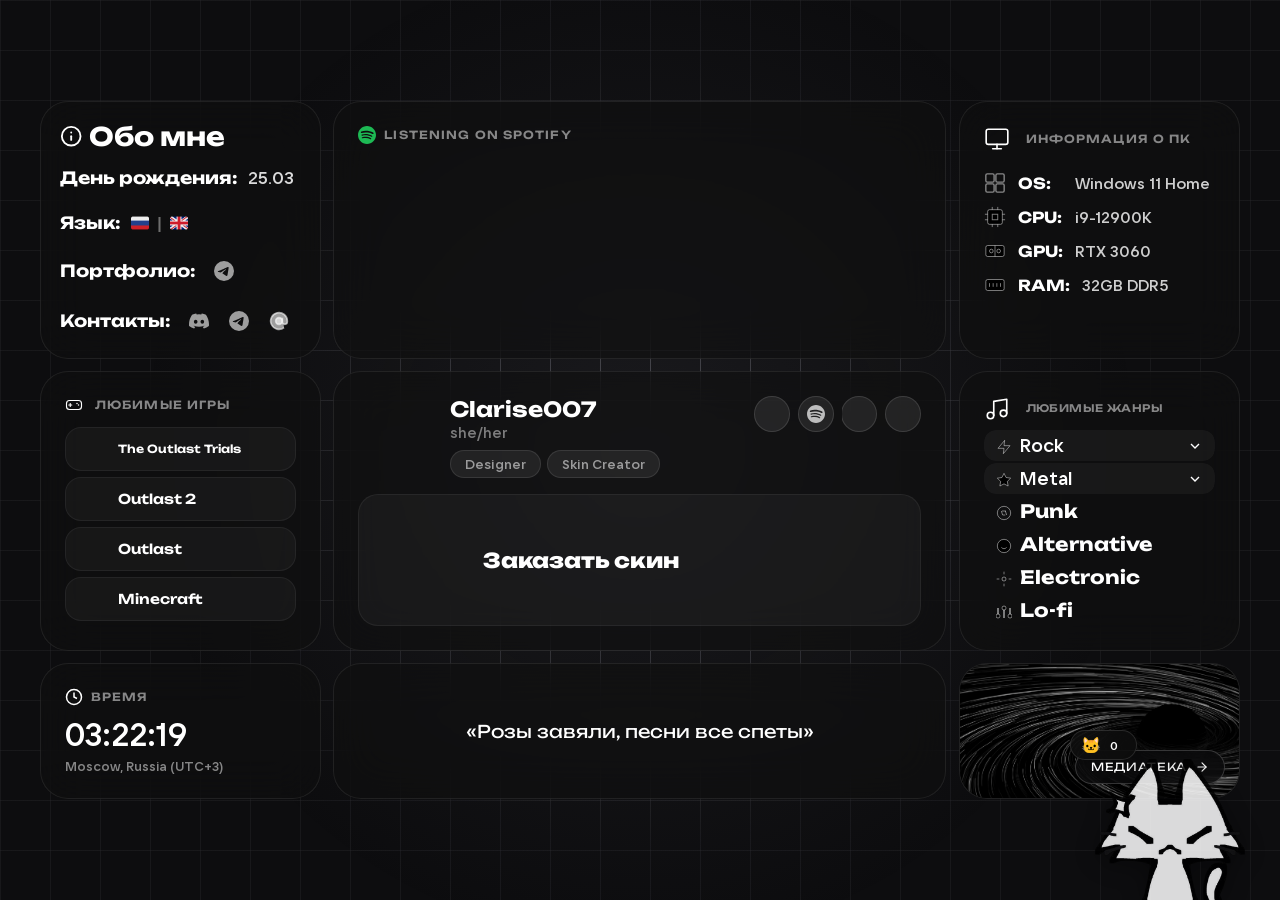
<file: index.html>
<!DOCTYPE html>
<html lang="ru">
<head>
<meta charset="UTF-8" />
<link rel="icon" type="image/png" href="./Clarise007.png" />
<meta name="viewport" content="width=device-width, initial-scale=1.0" />
<title>Clarise007</title>
<meta name="description" content="Personal portfolio of Clarise007 - Designer & Skin Creator." />
<style>
@font-face {
font-family: 'Unbounded';
src: url('./Unbounded-VariableFont_wght.ttf') format('truetype');
font-weight: 200 900;
font-display: swap;
}
@font-face {
font-family: 'VkSans';
src: url('./VKSansDisplayDemiBoldFaux.v100.ttf') format('truetype');
font-weight: 400;
font-display: swap;
}
</style>
<link rel="stylesheet" href="./assets/index-xhlOusTB.css?v=local">
<style>
/* === FONTS === */
body, p, span, div, a, li, td, input, textarea, select, button, h1, h2, h3, h4, h5, h6 {
font-family: 'VkSans', sans-serif !important;
}
.label, .game-title, .about-heading {
font-family: 'Unbounded', sans-serif !important;
}
.local-time-label {
font-family: 'Unbounded', sans-serif !important;
font-size: 1.5rem !important;
font-weight: 700 !important;
color: #fff !important;
letter-spacing: 0.02em !important;
}
/* === ENTRANCE ANIMATION === */
@keyframes fadeInUp {
from {
opacity: 0;
transform: translateY(24px) scale(0.97);
}
to {
opacity: 1;
transform: translateY(0) scale(1);
}
}
.bento-item {
animation: fadeInUp 0.7s cubic-bezier(0.23, 1, 0.32, 1) both;
}
.bento-item:nth-child(1) { animation-delay: 0s; }
.bento-item:nth-child(2) { animation-delay: 0.08s; }
.bento-item:nth-child(3) { animation-delay: 0.16s; }
.bento-item:nth-child(4) { animation-delay: 0.24s; }
.bento-item:nth-child(5) { animation-delay: 0.32s; }
.bento-item:nth-child(6) { animation-delay: 0.4s; }
.bento-item:nth-child(7) { animation-delay: 0.48s; }
.bento-item:nth-child(8) { animation-delay: 0.56s; }
/* === BACKGROUND === */
body {
background-color: #0d0d0f !important;
margin: 0;
padding: 2rem;
padding-bottom: 0;
display: flex;
justify-content: center;
overflow-x: hidden;
}
.mesh-gradient { display: none !important; }
.noise { display: none !important; }
.grid-background {
background-image:
linear-gradient(rgba(50,50,55,0.3) 1px, transparent 1px),
linear-gradient(90deg, rgba(50,50,55,0.3) 1px, transparent 1px) !important;
background-size: 50px 50px !important;
}
.grid-background::after {
background-image:
linear-gradient(rgba(120,120,130,0.5) 1.5px, transparent 1.5px),
linear-gradient(90deg, rgba(120,120,130,0.5) 1.5px, transparent 1.5px) !important;
mask-image: radial-gradient(circle 400px at var(--mouse-x,50%) var(--mouse-y,50%), black, transparent) !important;
-webkit-mask-image: radial-gradient(circle 400px at var(--mouse-x,50%) var(--mouse-y,50%), black, transparent) !important;
}
.grid-background::before {
background: radial-gradient(circle 500px at var(--mouse-x,50%) var(--mouse-y,50%), rgba(100,100,110,0.15), transparent) !important;
}
/* === LAYOUT === */
.bento-container {
display: grid;
grid-template-columns: 1fr 1fr 320px 1fr;
grid-template-rows: auto auto auto;
gap: 12px;
max-width: 1200px;
width: 100%;
padding-bottom: 2rem;
}
.bento-item {
background: var(--card-bg, rgba(15, 15, 15, 0.6));
backdrop-filter: blur(var(--glass-blur, 24px));
-webkit-backdrop-filter: blur(var(--glass-blur, 24px));
border: 1px solid var(--border-color, rgba(255, 255, 255, 0.08));
border-radius: var(--card-radius, 28px);
padding: 1.5rem;
position: relative;
overflow: hidden;
transition: all 0.6s cubic-bezier(0.23, 1, 0.32, 1);
}
.bento-item:hover {
border-color: rgba(255, 255, 255, 0.15);
background: rgba(20, 20, 20, 0.7);
}
.card-header {
display: flex;
align-items: center;
gap: 0.5rem;
margin-bottom: 0.5rem;
}
.label {
font-family: 'Unbounded', sans-serif !important;
font-size: 0.7rem;
letter-spacing: 0.1em;
text-transform: uppercase;
color: rgba(255,255,255,0.5);
display: flex;
align-items: center;
gap: 6px;
}
/* === PC INFO === */
.pc-info { display: flex; flex-direction: column; gap: 12px; }
.pc-row {
display: flex;
align-items: center;
gap: 12px;
font-size: 0.95rem;
color: rgba(255,255,255,0.8);
}
.pc-row strong {
font-family: 'Unbounded', sans-serif !important;
font-weight: 700;
color: #fff;
min-width: 45px;
}
.pc-title-icon, .genres-title-icon {
width: 26px; height: 26px; stroke: #fff; stroke-width: 1.5;
fill: none; margin-right: 10px; vertical-align: middle; flex-shrink: 0;
}
.pc-icon {
width: 22px; height: 22px; min-width: 22px; min-height: 22px;
stroke: rgba(255,255,255,0.5); flex-shrink: 0;
}
.pc-icon svg { width: 100%; height: 100%; stroke: inherit; }
/* === MUSIC GENRES === */
.music-genres-list { display: flex; flex-direction: column; gap: 2px; justify-content: center; height: 100%; }
.music-genre-item { border-radius: 12px; overflow: hidden; }
.music-genre-header {
display: flex; align-items: center; justify-content: space-between;
padding: 4px 12px; cursor: pointer;
background: rgba(255,255,255,0.04);
transition: background 0.5s, border-radius 0.5s;
font-family: 'Unbounded', sans-serif !important;
font-weight: 700; font-size: 1.15rem; color: #fff;
border-radius: 12px;
}
.music-genre-item.active .music-genre-header { border-radius: 12px 12px 0 0; }
.music-genre-header:hover { background: rgba(255,255,255,0.08); }
.music-genre-header svg { width: 16px; height: 16px; transition: transform 0.5s; }
.music-genre-item.active .music-genre-header svg { transform: rotate(180deg); }
.music-genre-sub {
max-height: 0; overflow: hidden;
transition: max-height 0.6s cubic-bezier(0.4, 0, 0.2, 1), padding 0.5s ease;
background: rgba(255,255,255,0.02); padding: 0;
}
.music-genre-item.active .music-genre-sub { max-height: 200px; padding: 4px 0; }
.music-genre-sub-item { padding: 7px 14px 7px 28px; font-size: 1rem; color: rgba(255,255,255,0.6); }
.music-genre-sub-item:hover { color: #fff; }
.music-genre-single {
padding: 4px 12px;
font-family: 'Unbounded', sans-serif !important;
font-weight: 700; font-size: 1.15rem; color: #fff;
}
.music-genre-icon {
width: 16px; height: 16px; stroke: rgba(255,255,255,0.45);
stroke-width: 1.5; margin-right: 8px; flex-shrink: 0; vertical-align: middle;
}
.label.genres-title {
margin-bottom: 8px !important; padding-bottom: 0 !important;
font-size: 0.65rem !important; letter-spacing: 0.04em !important;
text-transform: uppercase; line-height: 1.2; display: flex;
align-items: center; gap: 6px;
}
/* === PROFILE === */
.profile-merged { display: flex; flex-direction: column; width: 100%; justify-content: center; height: 100%; }
.profile-top { display: flex; justify-content: space-between; align-items: flex-start; }
.profile-content { display: flex; align-items: center; gap: 16px; }
.profile-avatar {
width: 76px; height: 76px; border-radius: 50%; object-fit: cover;
border: 2.5px solid #555 !important; flex-shrink: 0;
opacity: 0; transition: opacity 0.6s ease;
}
.profile-avatar.loaded { opacity: 1; }
.profile-info { display: flex; flex-direction: column; gap: 2px; }
.profile-name {
font-family: 'Unbounded', sans-serif !important;
font-size: 1.3rem; font-weight: 700; color: #fff;
}
.profile-role { font-size: 0.9rem; color: rgba(255,255,255,0.45); }
.profile-tags { display: flex; align-items: center; gap: 6px; margin-top: 6px; flex-wrap: nowrap; }
.profile-tag {
background: rgba(255,255,255,0.07); padding: 5px 14px; border-radius: 100px;
font-size: 0.82rem; color: rgba(255,255,255,0.55);
border: 1px solid rgba(255,255,255,0.1);
white-space: nowrap;
}
.profile-socials { display: flex; gap: 8px; flex-shrink: 0; }
.social-icon {
width: 36px; height: 36px; border-radius: 50%;
background: rgba(255,255,255,0.08); border: 1px solid rgba(255,255,255,0.12);
display: flex; align-items: center; justify-content: center;
text-decoration: none; transition: all 0.5s ease; overflow: hidden;
}
.social-icon:hover { background: rgba(255,255,255,0.15); transform: scale(1.1); transition: all 0.5s ease; }
.social-icon svg { width: 18px; height: 18px; fill: rgba(255,255,255,0.7); }
.social-icon img {
width: 22px; height: 22px; object-fit: cover; border-radius: 50%;
opacity: 0; transition: opacity 0.6s ease;
}
.social-icon img.loaded { opacity: 1; }
/* Skin order card */
.skin-order-card {
display: flex; align-items: center; gap: 14px; margin-top: 16px;
flex: 1; max-height: 150px;
padding: 12px 16px; border-radius: 20px;
background: rgba(255,255,255,0.04);
border: 1px solid rgba(255,255,255,0.06);
text-decoration: none; color: inherit;
transition: all 0.3s cubic-bezier(0.23,1,0.32,1);
overflow: hidden; min-width: 0;
}
.skin-order-card:hover {
background: rgba(255,255,255,0.08); border-color: rgba(255,255,255,0.15);
transform: translateY(-2px); box-shadow: 0 4px 20px rgba(0,0,0,0.3);
}
.skin-order-img {
height: 100%; max-height: 92px; width: auto;
object-fit: contain; flex-shrink: 0;
opacity: 0; transition: opacity 0.4s ease, transform 0.4s ease;
}
.skin-order-img.loaded { opacity: 1; }
.skin-order-card:hover .skin-order-img { transform: scale(1.06); }
.skin-order-text {
font-family: 'Unbounded', sans-serif !important;
font-size: clamp(1.2rem, 1.6vw, 1.8rem); font-weight: 800; color: #fff;
letter-spacing: -0.01em; white-space: nowrap;
}
/* === GAMES === */
.games-list { display: flex; flex-direction: column; gap: 6px; justify-content: center; height: 100%; }
.game-item {
display: flex; align-items: center; gap: 12px; padding: 6px 10px;
border-radius: 16px; background: rgba(255,255,255,0.04);
border: 1px solid rgba(255,255,255,0.06);
transition: all 0.3s cubic-bezier(0.23,1,0.32,1);
cursor: pointer; text-decoration: none; color: inherit;
}
.game-item:hover {
background: rgba(255,255,255,0.1); border-color: rgba(255,255,255,0.2);
box-shadow: 0 0 20px rgba(255,255,255,0.08); transform: translateX(4px);
}
.game-icon {
width: 30px; height: 30px; border-radius: 10px; object-fit: cover;
flex-shrink: 0; opacity: 0; transition: opacity 0.4s ease;
}
.game-icon.loaded { opacity: 1; }
.game-title {
font-family: 'Unbounded', sans-serif !important; font-size: 0.85rem;
font-weight: 600; color: #fff; line-height: 1.3;
}
.game-link-icon {
opacity: 0; transition: opacity 0.5s ease; width: 18px; height: 18px;
min-width: 18px; color: rgba(255,255,255,0.5); stroke: rgba(255,255,255,0.5); fill: none;
}
.game-item:hover .game-link-icon { opacity: 1; }
.external-link-svg { width: 18px; height: 18px; }
.gamepad-svg {
width: 18px; height: 18px; stroke: #fff; fill: none; stroke-width: 1.5;
stroke-linecap: round; stroke-linejoin: round; vertical-align: middle; margin-right: 4px;
}
/* === ABOUT === */
.about-heading {
font-family: 'Unbounded', sans-serif !important; font-size: 1.6rem;
font-weight: 700; color: #fff; display: flex; align-items: center; gap: 0.4rem;
}
.info-icon { width: 1.4rem; height: 1.4rem; flex-shrink: 0; }
.about-info { display: flex; flex-direction: column; justify-content: flex-start; gap: 14px; height: 100%; }
.about-row {
display: flex; align-items: center; gap: 0.6rem; font-size: 1.05rem;
color: rgba(255,255,255,0.85); padding: 4px 0;
margin-bottom: 0;
line-height: 1.4;
}
.about-row strong {
font-family: 'Unbounded', sans-serif !important; font-weight: 700;
color: #fff; white-space: nowrap; flex-shrink: 0;
}
.about-flags { display: inline-flex; align-items: center; gap: 0.4rem; font-family: 'Unbounded', sans-serif !important; font-weight: 600; }
.lang-img { height: 1.1em; width: auto; vertical-align: middle; border-radius: 2px; }
.lang-sep { color: rgba(255,255,255,0.4); font-size: 1rem; margin: 0 0.1rem; }
.portfolio-link {
display: inline-flex; align-items: center; gap: 6px; text-decoration: none;
color: rgba(255,255,255,0.6); transition: all 0.5s ease; padding: 4px 8px; border-radius: 8px;
}
.portfolio-link:hover {
color: #fff; background: rgba(255,255,255,0.1);
transform: scale(1.15); box-shadow: 0 0 18px rgba(255,255,255,0.1);
}
.portfolio-link svg { width: 20px; height: 20px; fill: currentColor; }
.contact-links { display: flex; gap: 4px; align-items: center; }
/* Email tooltip */
.email-btn-wrapper { position: relative; display: inline-flex; }
.email-tooltip {
position: absolute; background: #1a1a1e; border: 1px solid rgba(255,255,255,0.15);
border-radius: 12px; padding: 10px 20px; white-space: nowrap;
font-family: 'VkSans', sans-serif; font-size: 0.95rem; font-weight: 600;
color: #fff; letter-spacing: 0.02em; opacity: 0; pointer-events: none;
transition: opacity 0.3s ease; z-index: 999999;
bottom: calc(100% + 10px); left: 50%; transform: translateX(-50%);
}
.email-tooltip::after {
content: ''; position: absolute; top: 100%; left: 50%; transform: translateX(-50%);
border: 6px solid transparent; border-top-color: #1a1a1e;
}
.email-btn-wrapper:hover .email-tooltip { opacity: 1; }
/* === QUOTE === */
.quote-text {
font-family: 'Unbounded', sans-serif !important; font-size: 1.1rem;
font-weight: 400; line-height: 1.6; text-align: center;
display: flex; align-items: center; justify-content: center; height: 100%;
}
/* === SPOTIFY === */
.spotify-embed { margin: 0; padding: 0; }
.spotify-embed iframe { border-radius: 12px; margin: 0 !important; display: block; height: 152px !important; }
/* === LOCAL TIME === */
.time-display {
font-family: 'JetBrains Mono', monospace;
font-size: 2rem; font-weight: 500; color: #fff;
}
.time-zone { font-size: 0.8rem; color: rgba(255,255,255,0.5); margin-top: 4px; }
/* === CAT MASCOT === */
.cat-counter-wrapper {
position: fixed; bottom: 0; right: 20px; z-index: 100;
cursor: pointer; user-select: none;
display: flex; align-items: flex-end; gap: 0;
}
.cat-mascot {
width: 180px; height: auto; opacity: 0.85;
pointer-events: none;
transition: transform 0.5s ease;
filter: drop-shadow(0 4px 12px rgba(0,0,0,0.4));
}
.cat-counter-wrapper:hover .cat-mascot { transform: scale(1.08); }
.cat-counter-wrapper:active .cat-mascot { transform: scale(0.95); }
/* Counter badge */
.cat-counter-badge {
position: absolute; top: 10px; left: -10px;
display: flex; align-items: center; gap: 5px;
background: rgba(15, 15, 15, 0.75);
backdrop-filter: blur(12px); -webkit-backdrop-filter: blur(12px);
border: 1px solid rgba(255, 255, 255, 0.12);
border-radius: 100px;
padding: 6px 14px 6px 10px;
font-family: 'Unbounded', sans-serif;
font-size: 0.75rem; font-weight: 600;
color: #fff;
transition: all 0.3s cubic-bezier(0.23, 1, 0.32, 1);
pointer-events: auto;
}
.cat-counter-badge:hover {
background: rgba(30, 30, 35, 0.85);
border-color: rgba(255, 255, 255, 0.2);
transform: scale(1.05);
}
.cat-counter-heart {
font-size: 1rem;
line-height: 1;
}
.cat-counter-number {
font-variant-numeric: tabular-nums;
min-width: 16px;
text-align: center;
}
/* Click pop animation */
@keyframes catPop {
0% { transform: scale(1); }
15% { transform: scale(1.2); }
30% { transform: scale(0.92); }
45% { transform: scale(1.08); }
60% { transform: scale(0.97); }
75% { transform: scale(1.03); }
88% { transform: scale(0.99); }
100% { transform: scale(1); }
}
.cat-counter-wrapper.popping .cat-mascot {
animation: catPop 0.55s cubic-bezier(0.34, 1.56, 0.64, 1);
}
/* Number bump animation */
@keyframes numBump {
0% { transform: translateY(0) scale(1); }
25% { transform: translateY(-5px) scale(1.2); }
50% { transform: translateY(1px) scale(0.95); }
70% { transform: translateY(-2px) scale(1.05); }
100% { transform: translateY(0) scale(1); }
}
.cat-counter-number.bumping {
animation: numBump 0.5s cubic-bezier(0.34, 1.56, 0.64, 1);
}
/* Floating hearts on click */
@keyframes floatHeart {
0% { opacity: 1; transform: translate(0, 0) scale(0.4) rotate(0deg); }
20% { opacity: 1; transform: translate(calc(var(--tx) * 0.3), -30px) scale(1.1) rotate(calc(var(--rot) * 0.3)); }
100% { opacity: 0; transform: translate(var(--tx), -100px) scale(0.6) rotate(var(--rot)); }
}
.cat-float-heart {
position: absolute;
width: 20px; height: 20px;
pointer-events: none;
z-index: 200;
animation: floatHeart 1.1s cubic-bezier(0.25, 0.46, 0.45, 0.94) forwards;
}
.cat-float-heart svg {
width: 100%; height: 100%;
}
/* === SIDE ART === */
.page-art {
position: fixed;
left: 0;
bottom: 0;
height: min(68vh, 600px);
max-width: min(30vw, max(0px, calc((100vw - 1220px) / 2)));
object-fit: contain;
object-position: left bottom;
z-index: -1;
pointer-events: none;
user-select: none;
-webkit-user-select: none;
opacity: 0;
transition: opacity 1s ease;
}
.page-art.loaded { opacity: 1; }
/* === BLACK HOLE -> VIEW === */
.black-hole-link {
display: block;
position: relative;
width: 100%;
height: 100%;
text-decoration: none;
}
.black-hole-link img {
width: 100%;
height: 100%;
object-fit: cover;
display: block;
transition: transform 0.7s cubic-bezier(0.23, 1, 0.32, 1);
}
.black-hole-link:hover img { transform: scale(1.05); }
.black-hole-btn {
position: absolute;
right: 14px;
bottom: 14px;
display: inline-flex;
align-items: center;
gap: 8px;
padding: 9px 15px;
border-radius: 100px;
background: rgba(10, 10, 12, 0.7);
backdrop-filter: blur(12px);
-webkit-backdrop-filter: blur(12px);
border: 1px solid rgba(255, 255, 255, 0.18);
color: #fff;
font-family: 'Unbounded', sans-serif !important;
font-size: 0.7rem;
letter-spacing: 0.06em;
text-transform: uppercase;
white-space: nowrap;
transition: all 0.4s cubic-bezier(0.23, 1, 0.32, 1);
}
.black-hole-btn svg {
width: 14px; height: 14px;
stroke: currentColor; fill: none;
stroke-width: 2; stroke-linecap: round; stroke-linejoin: round;
}
.black-hole-link:hover .black-hole-btn {
background: #fff;
color: #0d0d0f;
border-color: #fff;
transform: translateX(2px);
}
/* === RESPONSIVE === */
@media (max-width: 768px) {
.bento-container {
grid-template-columns: 1fr 1fr !important;
padding: 0 10px !important;
}
.bento-container .bento-item { grid-column: auto !important; grid-row: auto !important; }
.profile-top { flex-direction: column; gap: 16px; }
.profile-socials { align-self: flex-start; }
.skin-order-img { height: 64px; max-height: 64px; }
.skin-order-text { font-size: 1.15rem; }
.cat-counter-wrapper { right: 10px; }
.cat-mascot { width: 140px; }
}
@media (max-width: 480px) {
.bento-container {
grid-template-columns: 1fr !important;
gap: 10px !important;
padding: 0 8px !important;
}
.bento-container .bento-item { grid-column: auto !important; grid-row: auto !important; }
.profile-avatar { width: 64px; height: 64px; }
.profile-name { font-size: 1.05rem; }
.profile-tags { flex-wrap: wrap; }
.skin-order-card { padding: 12px 14px; gap: 12px; }
.skin-order-img { width: 44px; height: 44px; }
.skin-order-text { font-size: 1rem; }
.cat-counter-wrapper { right: 5px; }
.cat-mascot { width: 100px; }
.cat-counter-badge { font-size: 0.65rem; padding: 4px 10px 4px 8px; top: 4px; left: -4px; }
}
</style>
<script>
/* === SVG ICONS === */
const GAMEPAD_SVG = '<svg class="gamepad-svg" viewBox="0 0 24 24"><rect x="2" y="6" width="20" height="12" rx="4"/><line x1="7" y1="10" x2="7" y2="14"/><line x1="5" y1="12" x2="9" y2="12"/><circle cx="16" cy="10" r="1" fill="currentColor" stroke="none"/><circle cx="18" cy="12" r="1" fill="currentColor" stroke="none"/></svg>';
const EXTERNAL_LINK_SVG = '<svg class="external-link-svg" viewBox="0 0 24 24" fill="none" stroke="currentColor" stroke-width="2" stroke-linecap="round" stroke-linejoin="round"><path d="M18 13v6a2 2 0 01-2 2H5a2 2 0 01-2-2V8a2 2 0 012-2h6"/><polyline points="15 3 21 3 21 9"/><line x1="10" y1="14" x2="21" y2="3"/></svg>';
const TELEGRAM_SVG = '<svg viewBox="0 0 24 24"><path d="M11.944 0A12 12 0 000 12a12 12 0 0012 12 12 12 0 0012-12A12 12 0 0012 0h-.056zm4.962 7.224c.1-.002.321.023.465.14a.506.506 0 01.171.325c.016.093.036.306.02.472-.18 1.898-.962 6.502-1.36 8.627-.168.9-.499 1.201-.82 1.23-.696.065-1.225-.46-1.9-.902-1.056-.693-1.653-1.124-2.678-1.8-1.185-.78-.417-1.21.258-1.91.177-.184 3.247-2.977 3.307-3.23.007-.032.014-.15-.056-.212s-.174-.041-.249-.024c-.106.024-1.793 1.14-5.061 3.345-.479.33-.913.49-1.302.48-.428-.008-1.252-.241-1.865-.44-.752-.245-1.349-.374-1.297-.789.027-.216.325-.437.893-.663 3.498-1.524 5.83-2.529 6.998-3.014 3.332-1.386 4.025-1.627 4.476-1.635z"/></svg>';
const DISCORD_SVG = '<svg viewBox="0 0 24 24"><path d="M20.317 4.37a19.791 19.791 0 00-4.885-1.515.074.074 0 00-.079.037c-.21.375-.444.864-.608 1.25a18.27 18.27 0 00-5.487 0 12.64 12.64 0 00-.617-1.25.077.077 0 00-.079-.037A19.736 19.736 0 003.677 4.37a.07.07 0 00-.032.027C.533 9.046-.32 13.58.099 18.057a.082.082 0 00.031.057 19.9 19.9 0 005.993 3.03.078.078 0 00.084-.028c.462-.63.874-1.295 1.226-1.994a.076.076 0 00-.041-.106 13.107 13.107 0 01-1.872-.892.077.077 0 01-.008-.128 10.2 10.2 0 00.372-.292.074.074 0 01.077-.01c3.928 1.793 8.18 1.793 12.062 0a.074.074 0 01.078.01c.12.098.246.198.373.292a.077.077 0 01-.006.127 12.299 12.299 0 01-1.873.892.077.077 0 00-.041.107c.36.698.772 1.362 1.225 1.993a.076.076 0 00.084.028 19.839 19.839 0 006.002-3.03.077.077 0 00.032-.054c.5-5.177-.838-9.674-3.549-13.66a.061.061 0 00-.031-.03zM8.02 15.33c-1.183 0-2.157-1.085-2.157-2.419 0-1.333.956-2.419 2.157-2.419 1.21 0 2.176 1.096 2.157 2.42 0 1.333-.956 2.418-2.157 2.418zm7.975 0c-1.183 0-2.157-1.085-2.157-2.419 0-1.333.955-2.419 2.157-2.419 1.21 0 2.176 1.096 2.157 2.42 0 1.333-.946 2.418-2.157 2.418z"/></svg>';
const SPOTIFY_SVG = '<svg viewBox="0 0 24 24"><path d="M12 0C5.4 0 0 5.4 0 12s5.4 12 12 12 12-5.4 12-12S18.66 0 12 0zm5.521 17.34c-.24.359-.66.48-1.021.24-2.82-1.74-6.36-2.101-10.561-1.141-.418.122-.779-.179-.899-.539-.12-.421.18-.78.54-.9 4.56-1.021 8.52-.6 11.64 1.32.42.18.479.659.301 1.02zm1.44-3.3c-.301.42-.841.6-1.262.3-3.239-1.98-8.159-2.58-11.939-1.38-.479.12-1.02-.12-1.14-.6-.12-.48.12-1.021.6-1.141C9.6 9.9 15 10.561 18.72 12.84c.361.181.54.78.241 1.2zm.12-3.36C15.24 8.4 8.82 8.16 5.16 9.301c-.6.179-1.2-.181-1.38-.721-.18-.601.18-1.2.72-1.381 4.26-1.26 11.28-1.02 15.721 1.621.539.3.719 1.02.419 1.56-.299.421-1.02.599-1.559.3z"/></svg>';
const EMAIL_SVG = '<svg viewBox="0 0 24 24" fill="none" stroke="currentColor" stroke-width="2" stroke-linecap="round" stroke-linejoin="round"><circle cx="12" cy="12" r="4"/><path d="M16 8v5a3 3 0 006 0v-1a10 10 0 10-3.92 7.94"/></svg>';
const GAMES = [
{ name: 'The Outlast Trials', img: './The%20Outlast%20Trials.png', url: 'https://store.steampowered.com/app/1304930/The_Outlast_Trials/', small: true },
{ name: 'Outlast 2', img: './Outlast%202.png', url: 'https://store.steampowered.com/app/414700/Outlast_2/' },
{ name: 'Outlast', img: './Outlast.png', url: 'https://store.steampowered.com/app/238320/Outlast/' },
{ name: 'Minecraft', img: './Minecraft.png', url: 'https://www.minecraft.net/ru-ru/store/minecraft-deluxe-collection-pc' },
];
/* === LOCAL TIME === */
function initLocalTime() {
var timeEl = document.getElementById('local-time');
if (!timeEl) return;
function updateTime() {
var now = new Date();
var h = String(now.getHours()).padStart(2, '0');
var m = String(now.getMinutes()).padStart(2, '0');
var s = String(now.getSeconds()).padStart(2, '0');
timeEl.textContent = h + ':' + m + ':' + s;
}
updateTime();
setInterval(updateTime, 1000);
}
/* === INIT === */
document.addEventListener('DOMContentLoaded', function() {
initLocalTime();
/* Mark loaded images */
document.addEventListener('load', function(e) {
if (e.target.tagName === 'IMG') e.target.classList.add('loaded');
}, true);
function markLoaded() {
document.querySelectorAll('img').forEach(function(img) {
if (img.complete && img.naturalWidth > 0) img.classList.add('loaded');
});
}
setTimeout(markLoaded, 1500);
/* Mouse tracking for grid background */
document.addEventListener('mousemove', function(e) {
document.documentElement.style.setProperty('--mouse-x', e.clientX + 'px');
document.documentElement.style.setProperty('--mouse-y', e.clientY + 'px');
});
});
/* === CAT COUNTER === */
function initCatCounter() {
var wrapper = document.getElementById('catCounter');
var countEl = document.getElementById('catCount');
var badge = document.getElementById('catBadge');
if (!wrapper || !countEl) return;
var count = parseInt(localStorage.getItem('cat-count') || '0', 10);
countEl.textContent = count;
var HEART_SVG = '<svg viewBox="0 0 24 24" xmlns="http://www.w3.org/2000/svg"><path d="M12 21.35l-1.45-1.32C5.4 15.36 2 12.28 2 8.5 2 5.42 4.42 3 7.5 3c1.74 0 3.41.81 4.5 2.09C13.09 3.81 14.76 3 16.5 3 19.58 3 22 5.42 22 8.5c0 3.78-3.4 6.86-8.55 11.54L12 21.35z"/></svg>';
var HEART_COLORS = ['#ffffff', '#e0e0e0', '#999999', '#555555', '#222222', '#000000'];
function spawnHeart(x, y) {
var heart = document.createElement('span');
heart.className = 'cat-float-heart';
heart.innerHTML = HEART_SVG;
var color = HEART_COLORS[Math.floor(Math.random() * HEART_COLORS.length)];
heart.querySelector('svg').style.fill = color;
var tx = (Math.random() - 0.5) * 100;
var rot = (Math.random() - 0.5) * 50;
heart.style.setProperty('--tx', tx + 'px');
heart.style.setProperty('--rot', rot + 'deg');
heart.style.left = x + 'px';
heart.style.top = y + 'px';
document.body.appendChild(heart);
setTimeout(function() { heart.remove(); }, 1200);
}
wrapper.addEventListener('click', function(e) {
count++;
localStorage.setItem('cat-count', count);
countEl.textContent = count;
/* Bounce the number */
countEl.classList.remove('bumping');
void countEl.offsetWidth;
countEl.classList.add('bumping');
/* Pop the cat */
wrapper.classList.remove('popping');
void wrapper.offsetWidth;
wrapper.classList.add('popping');
/* Floating hearts */
var rect = wrapper.getBoundingClientRect();
for (var i = 0; i < 3; i++) {
(function(delay) {
setTimeout(function() {
spawnHeart(
rect.left + rect.width / 2 + (Math.random() - 0.5) * 40,
rect.top + 20 + Math.random() * 30
);
}, delay);
})(i * 80);
}
});
}
document.addEventListener('DOMContentLoaded', function() {
initCatCounter();
});
/* === EMAIL COPY === */
function copyEmail() {
var email = 'clarise007biz@gmail.com';
var tooltip = document.querySelector('#email-btn .email-tooltip');

try {
var el = document.createElement('textarea');
el.value = email;
el.style.position = 'fixed';
el.style.left = '-9999px';
document.body.appendChild(el);
el.select();
document.execCommand('copy');
document.body.removeChild(el);

if (tooltip) {
tooltip.textContent = 'Copied!';
tooltip.style.opacity = '1';
setTimeout(function() {
tooltip.style.opacity = '0';
setTimeout(function() { tooltip.textContent = email; }, 300);
}, 1500);
}
} catch(err) {
alert('Email: ' + email);
}
}
</script>
</head>
<body>
<div class="mesh-gradient"></div>
<div class="noise"></div>
<div class="grid-background"></div>
<img class="page-art" src="./1Art.png" alt="ss" />
<div class="bento-container">
<!-- 0: About Me -->
<div class="bento-item" style="grid-column: 1; grid-row: 1; padding: 1.2rem; overflow: visible; z-index: 50; position: relative;">
<div class="about-heading" style="margin-bottom: 0.6rem;">
<svg class="info-icon" viewBox="0 0 24 24" fill="none" stroke="#fff" stroke-width="2" stroke-linecap="round" stroke-linejoin="round"><circle cx="12" cy="12" r="10"/><line x1="12" y1="16" x2="12" y2="12"/><line x1="12" y1="8" x2="12.01" y2="8"/></svg>
Обо мне
</div>
<div class="about-info">
<div class="about-row"><strong>День рождения:</strong> 25.03</div>
<div class="about-row"><strong>Язык:</strong> <span class="about-flags"><img src="./ru.png" alt="RU" class="lang-img" /> <span class="lang-sep">|</span> <img src="./en.png" alt="EN" class="lang-img" /></span></div>
<div class="about-row"><strong>Портфолио:</strong> <a class="portfolio-link" href="https://t.me/Clarise007" target="_blank" title="Telegram"><svg viewBox="0 0 24 24" width="18" height="18"><path d="M11.944 0A12 12 0 000 12a12 12 0 0012 12 12 12 0 0012-12A12 12 0 0012 0h-.056zm4.962 7.224c.1-.002.321.023.465.14a.506.506 0 01.171.325c.016.093.036.306.02.472-.18 1.898-.962 6.502-1.36 8.627-.168.9-.499 1.201-.82 1.23-.696.065-1.225-.46-1.9-.902-1.056-.693-1.653-1.124-2.678-1.8-1.185-.78-.417-1.21.258-1.91.177-.184 3.247-2.977 3.307-3.23.007-.032.014-.15-.056-.212s-.174-.041-.249-.024c-.106.024-1.793 1.14-5.061 3.345-.479.33-.913.49-1.302.48-.428-.008-1.252-.241-1.865-.44-.752-.245-1.349-.374-1.297-.789.027-.216.325-.437.893-.663 3.498-1.524 5.83-2.529 6.998-3.014 3.332-1.386 4.025-1.627 4.476-1.635z" fill="currentColor"/></svg></a></div>
<div class="about-row"><strong>Контакты:</strong> <div class="contact-links">
<a class="portfolio-link" href="https://discord.gg/zKp7FHk2G8" target="_blank" title="Discord"><svg viewBox="0 0 24 24" width="18" height="18"><path d="M20.317 4.37a19.791 19.791 0 00-4.885-1.515.074.074 0 00-.079.037c-.21.375-.444.864-.608 1.25a18.27 18.27 0 00-5.487 0 12.64 12.64 0 00-.617-1.25.077.077 0 00-.079-.037A19.736 19.736 0 003.677 4.37a.07.07 0 00-.032.027C.533 9.046-.32 13.58.099 18.057a.082.082 0 00.031.057 19.9 19.9 0 005.993 3.03.078.078 0 00.084-.028c.462-.63.874-1.295 1.226-1.994a.076.076 0 00-.041-.106 13.107 13.107 0 01-1.872-.892.077.077 0 01-.008-.128 10.2 10.2 0 00.372-.292.074.074 0 01.077-.01c3.928 1.793 8.18 1.793 12.062 0a.074.074 0 01.078.01c.12.098.246.198.373.292a.077.077 0 01-.006.127 12.299 12.299 0 01-1.873.892.077.077 0 00-.041.107c.36.698.772 1.362 1.225 1.993a.076.076 0 00.084.028 19.839 19.839 0 006.002-3.03.077.077 0 00.032-.054c.5-5.177-.838-9.674-3.549-13.66a.061.061 0 00-.031-.03zM8.02 15.33c-1.183 0-2.157-1.085-2.157-2.419 0-1.333.956-2.419 2.157-2.419 1.21 0 2.176 1.096 2.157 2.42 0 1.333-.956 2.418-2.157 2.418zm7.975 0c-1.183 0-2.157-1.085-2.157-2.419 0-1.333.955-2.419 2.157-2.419 1.21 0 2.176 1.096 2.157 2.42 0 1.333-.946 2.418-2.157 2.418z" fill="currentColor"/></svg></a>
<a class="portfolio-link" href="https://t.me/Clarise007?direct" target="_blank" title="Telegram"><svg viewBox="0 0 24 24" width="18" height="18"><path d="M11.944 0A12 12 0 000 12a12 12 0 0012 12 12 12 0 0012-12A12 12 0 0012 0h-.056zm4.962 7.224c.1-.002.321.023.465.14a.506.506 0 01.171.325c.016.093.036.306.02.472-.18 1.898-.962 6.502-1.36 8.627-.168.9-.499 1.201-.82 1.23-.696.065-1.225-.46-1.9-.902-1.056-.693-1.653-1.124-2.678-1.8-1.185-.78-.417-1.21.258-1.91.177-.184 3.247-2.977 3.307-3.23.007-.032.014-.15-.056-.212s-.174-.041-.249-.024c-.106.024-1.793 1.14-5.061 3.345-.479.33-.913.49-1.302.48-.428-.008-1.252-.241-1.865-.44-.752-.245-1.349-.374-1.297-.789.027-.216.325-.437.893-.663 3.498-1.524 5.83-2.529 6.998-3.014 3.332-1.386 4.025-1.627 4.476-1.635z" fill="currentColor"/></svg></a>
<span class="email-btn-wrapper" id="email-btn">
<span class="email-tooltip">clarise007biz@gmail.com</span>
<a class="portfolio-link" href="javascript:void(0)" title="Email" id="email-copy-btn" onclick="copyEmail()"><svg viewBox="0 0 24 24" width="18" height="18" fill="none" stroke="currentColor" stroke-width="2"><circle cx="12" cy="12" r="4"/><path d="M16 8v5a3 3 0 006 0v-1a10 10 0 10-3.92 7.94"/></svg></a>
</span>
</div></div>
</div>
</div>
<!-- 1: Spotify -->
<div class="bento-item" style="grid-column: 2 / 4; grid-row: 1;">
<div class="card-header">
<svg viewBox="0 0 24 24" width="18" height="18" fill="#1DB954"><path d="M12 0C5.4 0 0 5.4 0 12s5.4 12 12 12 12-5.4 12-12S18.66 0 12 0zm5.521 17.34c-.24.359-.66.48-1.021.24-2.82-1.74-6.36-2.101-10.561-1.141-.418.122-.779-.179-.899-.539-.12-.421.18-.78.54-.9 4.56-1.021 8.52-.6 11.64 1.32.42.18.479.659.301 1.02zm1.44-3.3c-.301.42-.841.6-1.262.3-3.239-1.98-8.159-2.58-11.939-1.38-.479.12-1.02-.12-1.14-.6-.12-.48.12-1.021.6-1.141C9.6 9.9 15 10.561 18.72 12.84c.361.181.54.78.241 1.2zm.12-3.36C15.24 8.4 8.82 8.16 5.16 9.301c-.6.179-1.2-.181-1.38-.721-.18-.601.18-1.2.72-1.381 4.26-1.26 11.28-1.02 15.721 1.621.539.3.719 1.02.419 1.56-.299.421-1.02.599-1.559.3z"/></svg>
<span class="label">Listening on Spotify</span>
</div>
<div class="spotify-embed">
<iframe src="https://open.spotify.com/embed/track/7ygd7EsaT345QjzPl3Teq5?utm_source=generator&theme=0" width="100%" height="152" frameBorder="0" allowfullscreen="" allow="autoplay; clipboard-write; encrypted-media; fullscreen; picture-in-picture" loading="lazy"></iframe>
</div>
</div>
<!-- 2: PC Info -->
<div class="bento-item" style="grid-column: 4; grid-row: 1;">
<div class="label" style="margin-bottom: 20px; display: flex; align-items: center;">
<svg class="pc-title-icon" viewBox="0 0 24 24" fill="none" stroke="#fff" stroke-width="1.5" stroke-linecap="round" stroke-linejoin="round"><rect x="2" y="3" width="20" height="14" rx="2" ry="2"/><line x1="8" y1="21" x2="16" y2="21"/><line x1="12" y1="17" x2="12" y2="21"/></svg>
ИНФОРМАЦИЯ О ПК
</div>
<div class="pc-info">
<div class="pc-row"><div class="pc-icon"><svg viewBox="0 0 24 24" fill="none" stroke="rgba(255,255,255,0.5)" stroke-width="1.5"><rect x="2" y="2" width="9" height="9" rx="1.5"/><rect x="13" y="2" width="9" height="9" rx="1.5"/><rect x="2" y="13" width="9" height="9" rx="1.5"/><rect x="13" y="13" width="9" height="9" rx="1.5"/></svg></div><strong>OS:</strong> Windows 11 Home</div>
<div class="pc-row"><div class="pc-icon"><svg viewBox="0 0 24 24"><rect x="4" y="4" width="16" height="16" rx="2"/><rect x="9" y="9" width="6" height="6"/><line x1="9" y1="1" x2="9" y2="4"/><line x1="15" y1="1" x2="15" y2="4"/><line x1="9" y1="20" x2="9" y2="23"/><line x1="15" y1="20" x2="15" y2="23"/><line x1="1" y1="9" x2="4" y2="9"/><line x1="1" y1="15" x2="4" y2="15"/><line x1="20" y1="9" x2="23" y2="9"/><line x1="20" y1="15" x2="23" y2="15"/></svg></div><strong>CPU:</strong> i9-12900K</div>
<div class="pc-row"><div class="pc-icon"><svg viewBox="0 0 24 24"><rect x="2" y="6" width="20" height="12" rx="2"/><circle cx="8" cy="12" r="2"/><circle cx="16" cy="12" r="2"/><line x1="12" y1="6" x2="12" y2="18"/></svg></div><strong>GPU:</strong> RTX 3060</div>
<div class="pc-row"><div class="pc-icon"><svg viewBox="0 0 24 24"><rect x="2" y="6" width="20" height="12" rx="2"/><line x1="6" y1="10" x2="6" y2="14"/><line x1="10" y1="10" x2="10" y2="14"/><line x1="14" y1="10" x2="14" y2="14"/><line x1="18" y1="10" x2="18" y2="14"/></svg></div><strong>RAM:</strong> 32GB DDR5</div>
</div>
</div>
<!-- 3: Games -->
<div class="bento-item" style="grid-column: 1; grid-row: 2; overflow: visible; display: flex; flex-direction: column; justify-content: center;">
<div class="card-header">
<svg class="gamepad-svg" viewBox="0 0 24 24"><rect x="2" y="6" width="20" height="12" rx="4"/><line x1="7" y1="10" x2="7" y2="14"/><line x1="5" y1="12" x2="9" y2="12"/><circle cx="16" cy="10" r="1" fill="currentColor" stroke="none"/><circle cx="18" cy="12" r="1" fill="currentColor" stroke="none"/></svg>
<span class="label">Любимые игры</span>
</div>
<div class="games-list">
<a class="game-item" href="https://store.steampowered.com/app/1304930/The_Outlast_Trials/" target="_blank">
<img class="game-icon" src="./The%20Outlast%20Trials.png" alt="The Outlast Trials" />
<span class="game-title" style="font-size:0.7rem;">The Outlast Trials</span>
<span class="game-link-icon"><svg class="external-link-svg" viewBox="0 0 24 24" fill="none" stroke="currentColor" stroke-width="2"><path d="M18 13v6a2 2 0 01-2 2H5a2 2 0 01-2-2V8a2 2 0 012-2h6"/><polyline points="15 3 21 3 21 9"/><line x1="10" y1="14" x2="21" y2="3"/></svg></span>
</a>
<a class="game-item" href="https://store.steampowered.com/app/414700/Outlast_2/" target="_blank">
<img class="game-icon" src="./Outlast%202.png" alt="Outlast 2" />
<span class="game-title">Outlast 2</span>
<span class="game-link-icon"><svg class="external-link-svg" viewBox="0 0 24 24" fill="none" stroke="currentColor" stroke-width="2"><path d="M18 13v6a2 2 0 01-2 2H5a2 2 0 01-2-2V8a2 2 0 012-2h6"/><polyline points="15 3 21 3 21 9"/><line x1="10" y1="14" x2="21" y2="3"/></svg></span>
</a>
<a class="game-item" href="https://store.steampowered.com/app/238320/Outlast/" target="_blank">
<img class="game-icon" src="./Outlast.png" alt="Outlast" />
<span class="game-title">Outlast</span>
<span class="game-link-icon"><svg class="external-link-svg" viewBox="0 0 24 24" fill="none" stroke="currentColor" stroke-width="2"><path d="M18 13v6a2 2 0 01-2 2H5a2 2 0 01-2-2V8a2 2 0 012-2h6"/><polyline points="15 3 21 3 21 9"/><line x1="10" y1="14" x2="21" y2="3"/></svg></span>
</a>
<a class="game-item" href="https://www.minecraft.net/ru-ru/store/minecraft-deluxe-collection-pc" target="_blank">
<img class="game-icon" src="./Minecraft.png" alt="Minecraft" />
<span class="game-title">Minecraft</span>
<span class="game-link-icon"><svg class="external-link-svg" viewBox="0 0 24 24" fill="none" stroke="currentColor" stroke-width="2"><path d="M18 13v6a2 2 0 01-2 2H5a2 2 0 01-2-2V8a2 2 0 012-2h6"/><polyline points="15 3 21 3 21 9"/><line x1="10" y1="14" x2="21" y2="3"/></svg></span>
</a>
</div>
</div>
<!-- 4: Profile -->
<div class="bento-item" style="grid-column: 2 / 4; grid-row: 2 / 3; overflow: visible; display: flex; align-items: center; padding: 1.5rem;">
<div class="profile-merged">
<div class="profile-top">
<div class="profile-content">
<img class="profile-avatar" src="./Clarise007.png" alt="Clarise007" />
<div class="profile-info">
<div class="profile-name">Clarise007</div>
<div class="profile-role">she/her</div>
<div class="profile-tags">
<span class="profile-tag">Designer</span>
<span class="profile-tag">Skin Creator</span>
</div>
</div>
</div>
<div class="profile-socials">
<a class="social-icon" href="https://steamcommunity.com/id/Clarise007/" target="_blank" title="Steam"><img src="./Steam.png" alt="Steam" /></a>
<a class="social-icon" href="https://open.spotify.com/user/315i22tvosh4c6eimbncbvvll2hq?si=0f517f88b4f441af" target="_blank" title="Spotify"><svg viewBox="0 0 24 24"><path d="M12 0C5.4 0 0 5.4 0 12s5.4 12 12 12 12-5.4 12-12S18.66 0 12 0zm5.521 17.34c-.24.359-.66.48-1.021.24-2.82-1.74-6.36-2.101-10.561-1.141-.418.122-.779-.179-.899-.539-.12-.421.18-.78.54-.9 4.56-1.021 8.52-.6 11.64 1.32.42.18.479.659.301 1.02zm1.44-3.3c-.301.42-.841.6-1.262.3-3.239-1.98-8.159-2.58-11.939-1.38-.479.12-1.02-.12-1.14-.6-.12-.48.12-1.021.6-1.141C9.6 9.9 15 10.561 18.72 12.84c.361.181.54.78.241 1.2zm.12-3.36C15.24 8.4 8.82 8.16 5.16 9.301c-.6.179-1.2-.181-1.38-.721-.18-.601.18-1.2.72-1.381 4.26-1.26 11.28-1.02 15.721 1.621.539.3.719 1.02.419 1.56-.299.421-1.02.599-1.559.3z"/></svg></a>
<a class="social-icon" href="https://namemc.com/profile/Clarise007.1" target="_blank" title="Namemc"><img src="./Namemc.png" alt="Namemc" /></a>
<a class="social-icon" href="https://www.roblox.com/users/3092633080/profile" target="_blank" title="Roblox"><img src="./Roblox.png" alt="Roblox" /></a>
</div>
</div>
<a class="skin-order-card" href="https://playerok.com/profile/Clarise007/products" target="_blank" rel="noopener noreferrer">
<img class="skin-order-img" src="./Skin.png" alt="Skin" />
<span class="skin-order-text">Заказать скин</span>
</a>
</div>
</div>
<!-- 5: Music Genres -->
<div class="bento-item" style="grid-column: 4; grid-row: 2; display: flex; flex-direction: column; justify-content: center;">
<div class="label genres-title" style="margin-bottom: 20px; display: flex; align-items: center; gap: 6px;">
<svg class="genres-title-icon" viewBox="0 0 24 24" fill="none" stroke="#fff" stroke-width="1.5" stroke-linecap="round" stroke-linejoin="round"><path d="M9 18V5l12-2v13"/><circle cx="6" cy="18" r="3"/><circle cx="18" cy="16" r="3"/></svg>
Любимые жанры
</div>
<div class="music-genres-list">
<div class="music-genre-item">
<div class="music-genre-header" onclick="this.parentElement.classList.toggle('active')">
<span><svg class="music-genre-icon" viewBox="0 0 24 24" fill="none" stroke="currentColor" stroke-width="1.5"><polygon points="13 2 3 14 12 14 11 22 21 10 12 10"/></svg>Rock</span>
<svg viewBox="0 0 24 24" width="16" height="16" fill="none" stroke="currentColor" stroke-width="2"><polyline points="6 9 12 15 18 9"/></svg>
</div>
<div class="music-genre-sub">
<div class="music-genre-sub-item">Electronic rock</div>
<div class="music-genre-sub-item">Emo-rock</div>
<div class="music-genre-sub-item">Indie rock</div>
</div>
</div>
<div class="music-genre-item">
<div class="music-genre-header" onclick="this.parentElement.classList.toggle('active')">
<span><svg class="music-genre-icon" viewBox="0 0 24 24"><polygon points="12 2 15.09 8.26 22 9.27 17 14.14 18.18 21.02 12 17.77 5.82 21.02 7 14.14 2 9.27 8.91 8.26"/></svg>Metal</span>
<svg viewBox="0 0 24 24" width="16" height="16" fill="none" stroke="currentColor" stroke-width="2"><polyline points="6 9 12 15 18 9"/></svg>
</div>
<div class="music-genre-sub">
<div class="music-genre-sub-item">Heavy metal</div>
<div class="music-genre-sub-item">Black metal</div>
</div>
</div>
<div class="music-genre-single"><svg class="music-genre-icon" viewBox="0 0 24 24" fill="none" stroke="currentColor" stroke-width="1.5"><circle cx="12" cy="12" r="10"/><path d="M8 9l2 6"/><path d="M14 9l2 6"/><path d="M9 9h6"/><path d="M10 15h4"/></svg>Punk</div>
<div class="music-genre-single"><svg class="music-genre-icon" viewBox="0 0 24 24"><circle cx="12" cy="12" r="10"/><path d="M8 14s1.5 2 4 2 4-2 4-2"/><line x1="9" y1="9" x2="9.01" y2="9"/><line x1="15" y1="9" x2="15.01" y2="9"/></svg>Alternative</div>
<div class="music-genre-single"><svg class="music-genre-icon" viewBox="0 0 24 24" fill="none" stroke="currentColor" stroke-width="1.5"><circle cx="12" cy="12" r="3"/><line x1="12" y1="1" x2="12" y2="5"/><line x1="12" y1="19" x2="12" y2="23"/><line x1="1" y1="12" x2="5" y2="12"/><line x1="19" y1="12" x2="23" y2="12"/></svg>Electronic</div>
<div class="music-genre-single"><svg class="music-genre-icon" viewBox="0 0 24 24"><path d="M3 18V6" stroke-width="3"/><path d="M21 18V6" stroke-width="3"/><path d="M12 3v18" stroke-width="3"/><circle cx="3" cy="18" r="3"/><circle cx="21" cy="18" r="3"/><path d="M12 3a3 3 0 013 3v0a3 3 0 01-6 0v0a3 3 0 013-3z"/></svg>Lo-fi</div>
</div>
</div>
<!-- 6: Local Time -->
<div class="bento-item" style="grid-column: 1; grid-row: 3;">
<div class="card-header">
<svg viewBox="0 0 24 24" width="18" height="18" fill="none" stroke="currentColor" stroke-width="2"><circle cx="12" cy="12" r="10"/><polyline points="12 6 12 12 16 14"/></svg>
<span class="label">Время</span>
</div>
<div id="local-time" class="time-display">00:00:00</div>
<div class="time-zone">Moscow, Russia (UTC+3)</div>
</div>
<!-- 7: Quote -->
<div class="bento-item" style="grid-column: 2 / 4; grid-row: 3;">
<p class="quote-text">«Розы завяли, песни все спеты»</p>
</div>
<!-- 8: Image -->
<div class="bento-item" style="grid-column: 4; grid-row: 3; padding: 0; overflow: hidden;">
<a class="black-hole-link" href="./view.html" aria-label="Открыть медиатеку">
<img src="./Black Hole.png" alt="Black Hole" />
<span class="black-hole-btn">Медиатека<svg viewBox="0 0 24 24"><line x1="5" y1="12" x2="19" y2="12"/><polyline points="12 5 19 12 12 19"/></svg></span>
</a>
</div>
</div>
<div class="cat-counter-wrapper" id="catCounter">
<div class="cat-counter-badge" id="catBadge">
<span class="cat-counter-heart">🐱</span>
<span class="cat-counter-number" id="catCount">0</span>
</div>
<img class="cat-mascot" src="./Cat.png" alt="Cat" />
</div>
</body>
</html>
</file>
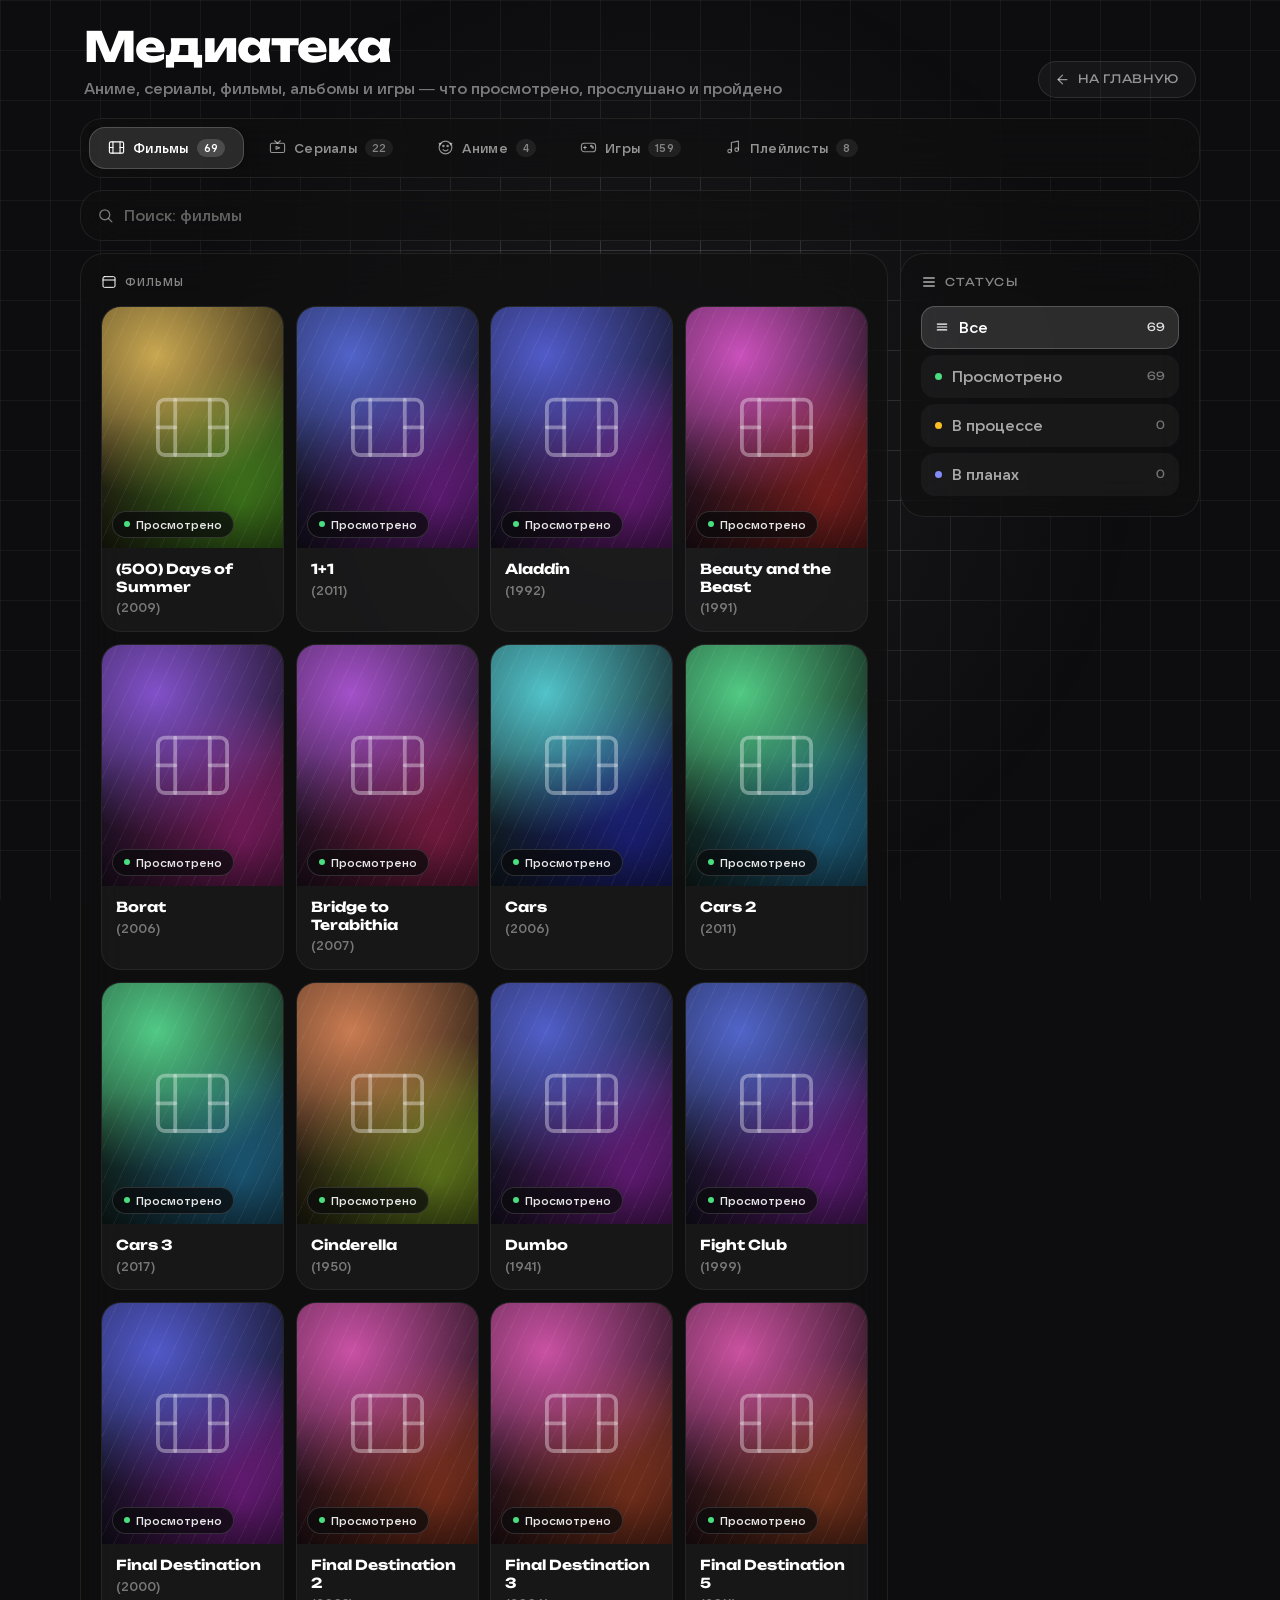
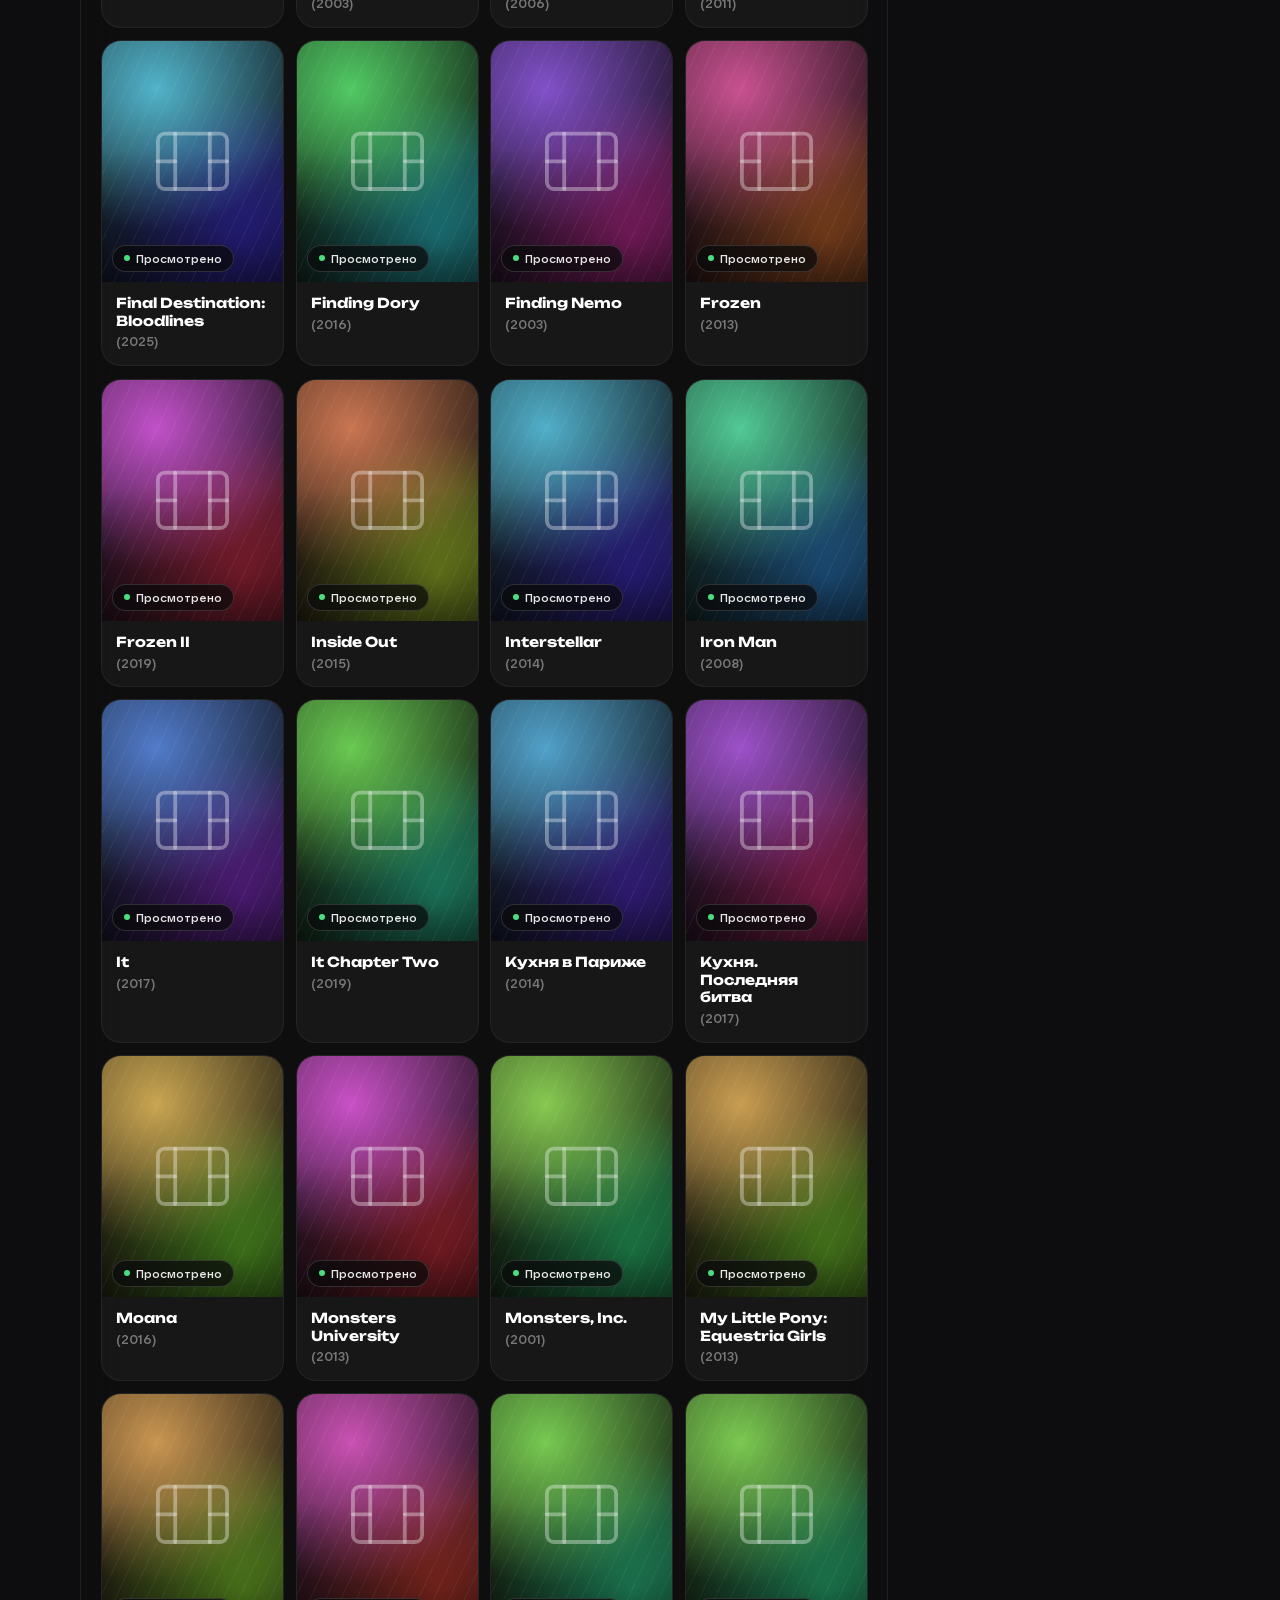
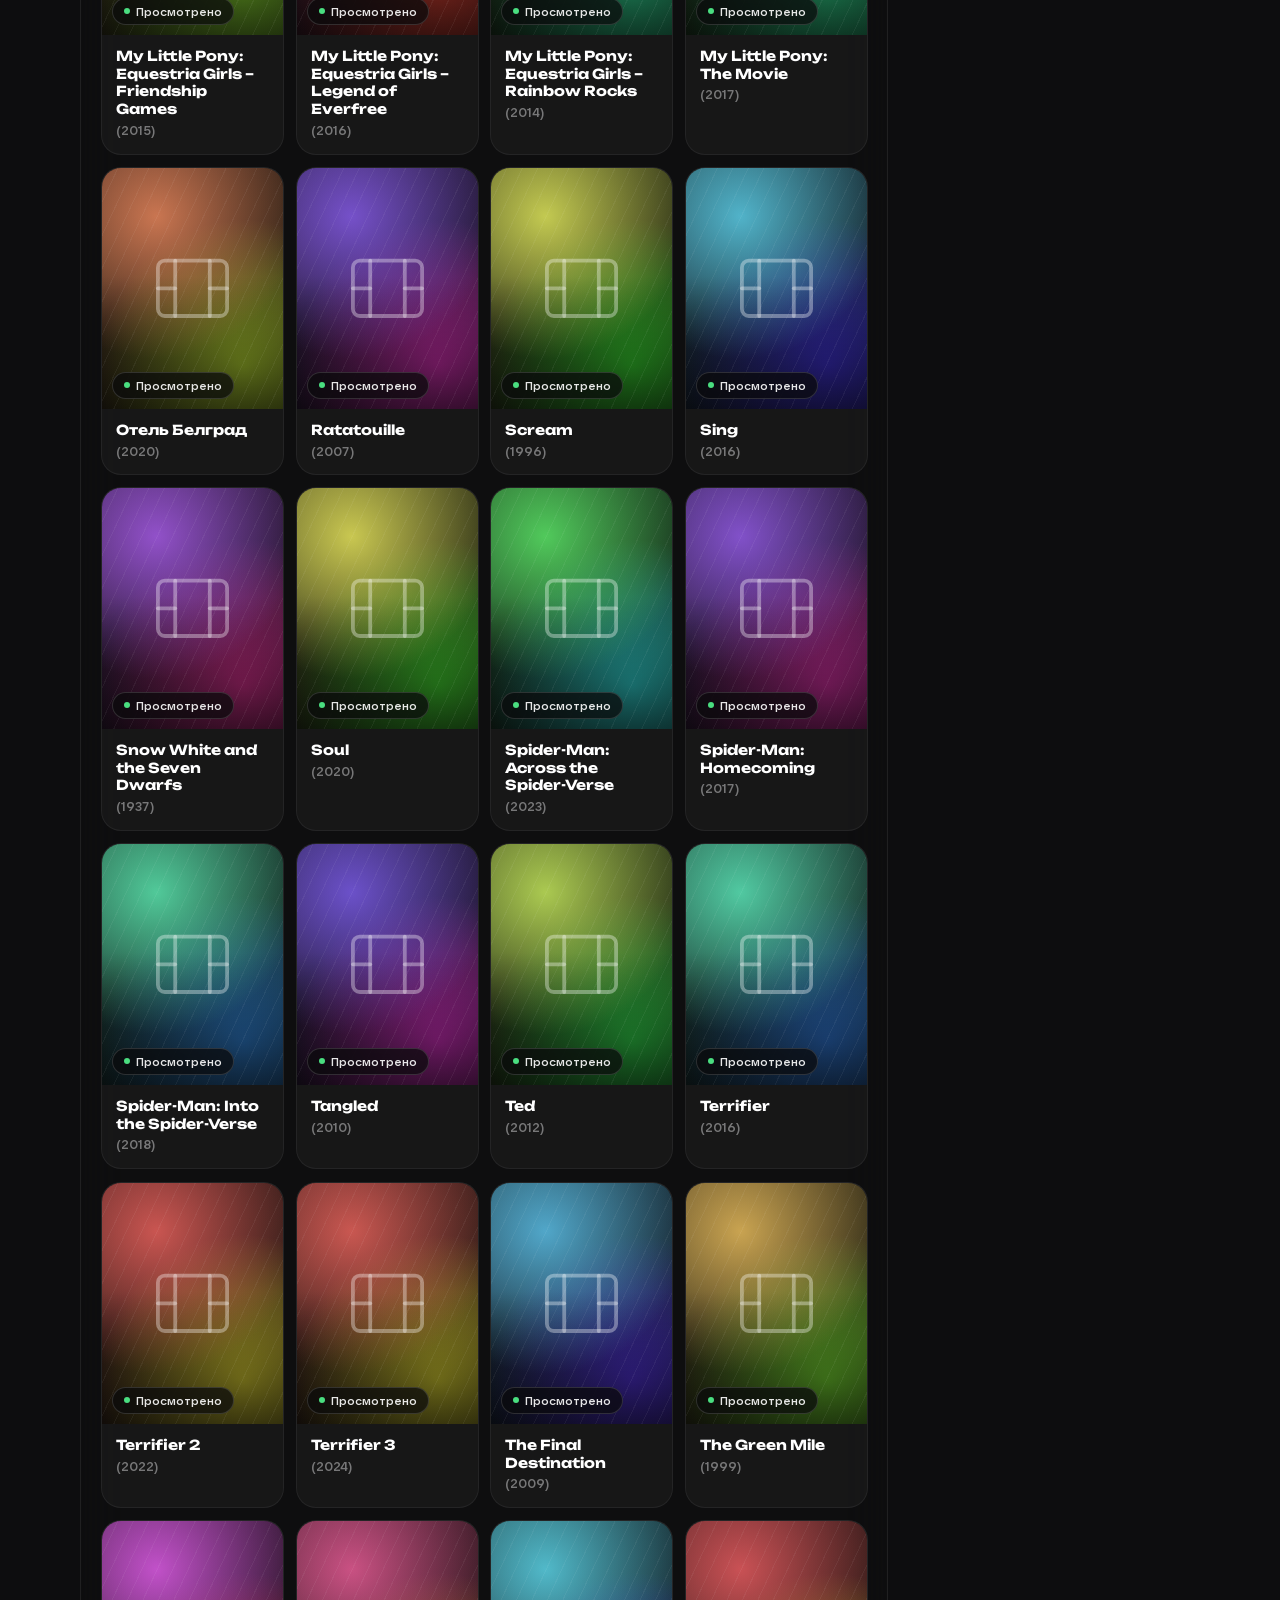
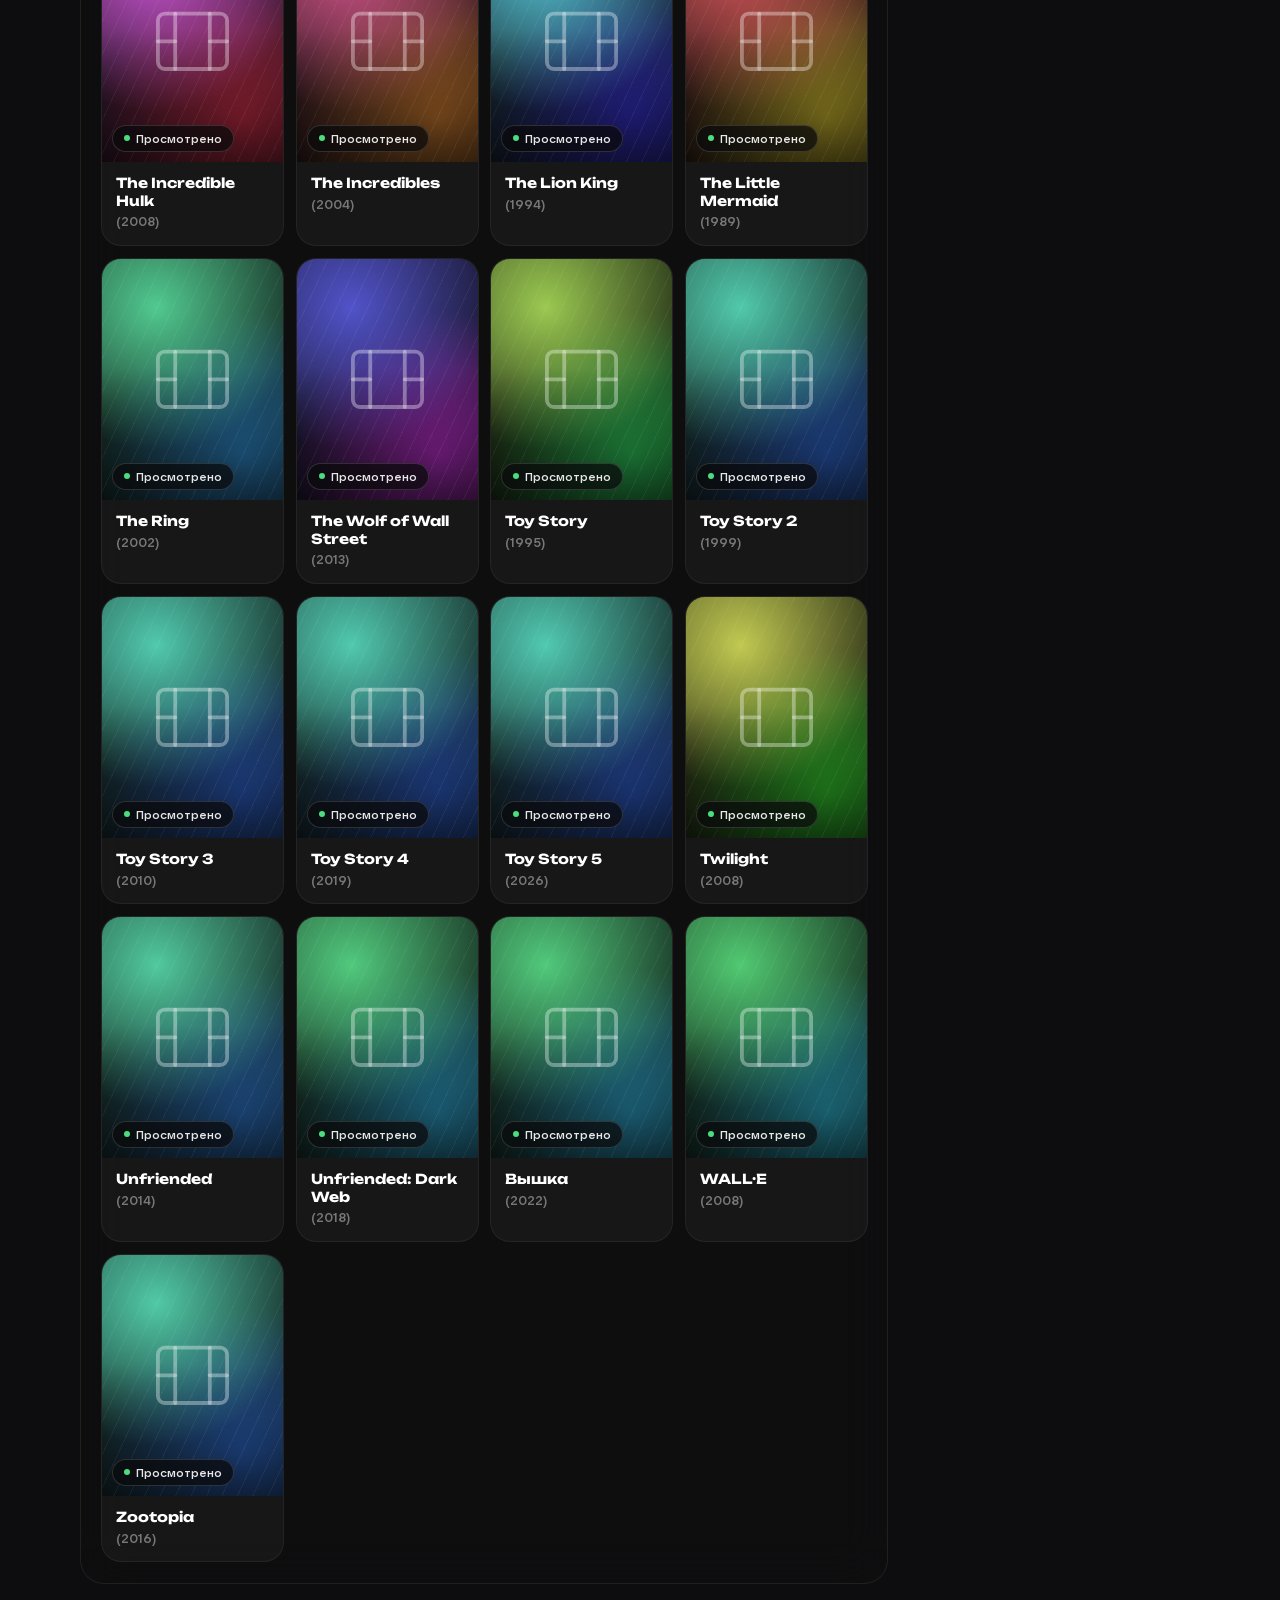
<file: view.html>
<!DOCTYPE html>
<html lang="ru">
<head>
<meta charset="UTF-8" />
<link rel="icon" type="image/png" href="./Clarise007.png" />
<meta name="viewport" content="width=device-width, initial-scale=1.0" />
<title>Медиатека — Clarise007</title>
<meta name="description" content="Медиатека Clarise007 — аниме, сериалы, фильмы, альбомы и игры." />
<style>
@font-face {
font-family: 'Unbounded';
src: url('./Unbounded-VariableFont_wght.ttf') format('truetype');
font-weight: 200 900;
font-display: swap;
}
@font-face {
font-family: 'VkSans';
src: url('./VKSansDisplayDemiBoldFaux.v100.ttf') format('truetype');
font-weight: 400;
font-display: swap;
}
</style>
<style>
* { box-sizing: border-box; }
body, p, span, div, a, li, input, button, h1, h2, h3, h4, h5, h6 {
font-family: 'VkSans', sans-serif;
}
body {
background-color: #0d0d0f;
color: #fff;
margin: 0;
min-height: 100vh;
padding: 1.5rem 2rem 3rem;
display: flex;
justify-content: center;
align-items: flex-start;
overflow-x: hidden;
}
/* === BACKGROUND === */
.grid-background {
position: fixed;
inset: 0;
pointer-events: none;
z-index: 0;
background-image:
linear-gradient(rgba(50,50,55,0.3) 1px, transparent 1px),
linear-gradient(90deg, rgba(50,50,55,0.3) 1px, transparent 1px);
background-size: 50px 50px;
}
.grid-background::after {
content: '';
position: absolute;
inset: 0;
background-image:
linear-gradient(rgba(120,120,130,0.5) 1.5px, transparent 1.5px),
linear-gradient(90deg, rgba(120,120,130,0.5) 1.5px, transparent 1.5px);
background-size: 50px 50px;
mask-image: radial-gradient(circle 400px at var(--mouse-x,50%) var(--mouse-y,50%), black, transparent);
-webkit-mask-image: radial-gradient(circle 400px at var(--mouse-x,50%) var(--mouse-y,50%), black, transparent);
}
.grid-background::before {
content: '';
position: absolute;
inset: 0;
background: radial-gradient(circle 500px at var(--mouse-x,50%) var(--mouse-y,50%), rgba(100,100,110,0.15), transparent);
}
.page {
position: relative;
z-index: 1;
width: 100%;
max-width: 1120px;
margin: 0 auto;
}
/* === HEADER === */
.page-header {
display: flex;
align-items: flex-end;
justify-content: space-between;
gap: 1rem;
margin-bottom: 1.25rem;
padding: 0 0.25rem;
}
.back-link {
display: inline-flex;
align-items: center;
gap: 8px;
font-family: 'Unbounded', sans-serif;
font-size: 0.72rem;
letter-spacing: 0.06em;
text-transform: uppercase;
color: rgba(255,255,255,0.55);
text-decoration: none;
border: 1px solid rgba(255,255,255,0.1);
background: rgba(255,255,255,0.04);
padding: 10px 16px;
border-radius: 100px;
transition: all 0.4s cubic-bezier(0.23, 1, 0.32, 1);
white-space: nowrap;
}
.back-link:hover {
color: #fff;
background: rgba(255,255,255,0.1);
border-color: rgba(255,255,255,0.22);
transform: translateX(-3px);
}
.back-link svg { width: 15px; height: 15px; }
.page-title {
font-family: 'Unbounded', sans-serif;
font-size: clamp(1.8rem, 4vw, 2.6rem);
font-weight: 800;
letter-spacing: -0.02em;
line-height: 1.1;
margin: 0;
}
.page-sub {
color: rgba(255,255,255,0.45);
font-size: 0.98rem;
margin-top: 8px;
}
/* === CATEGORY TABS === */
.tabs-wrap {
background: rgba(15, 15, 15, 0.6);
backdrop-filter: blur(24px);
-webkit-backdrop-filter: blur(24px);
border: 1px solid rgba(255,255,255,0.08);
border-radius: 22px;
padding: 8px;
margin-bottom: 12px;
}
.tabs {
display: flex;
gap: 6px;
overflow-x: auto;
scrollbar-width: none;
}
.tabs::-webkit-scrollbar { display: none; }
.tab {
display: inline-flex;
align-items: center;
gap: 8px;
border: 1px solid transparent;
background: transparent;
color: rgba(255,255,255,0.55);
padding: 11px 18px;
border-radius: 16px;
cursor: pointer;
font-family: 'Unbounded', sans-serif;
font-size: 0.82rem;
font-weight: 700;
letter-spacing: 0.02em;
white-space: nowrap;
transition: all 0.35s cubic-bezier(0.23, 1, 0.32, 1);
flex-shrink: 0;
}
.tab svg {
width: 17px; height: 17px;
stroke: currentColor; fill: none;
stroke-width: 1.6; stroke-linecap: round; stroke-linejoin: round;
flex-shrink: 0;
}
.tab:hover { color: #fff; background: rgba(255,255,255,0.06); }
.tab.active {
color: #fff;
background: rgba(255,255,255,0.12);
border-color: rgba(255,255,255,0.18);
box-shadow: 0 2px 16px rgba(0,0,0,0.35);
}
.tab-count {
font-size: 0.68rem;
font-weight: 600;
color: rgba(255,255,255,0.45);
background: rgba(255,255,255,0.07);
border-radius: 100px;
padding: 2px 7px;
}
.tab.active .tab-count { color: #fff; background: rgba(255,255,255,0.16); }
/* === SEARCH === */
.search-wrap {
display: flex;
align-items: center;
gap: 10px;
background: rgba(15, 15, 15, 0.6);
backdrop-filter: blur(24px);
-webkit-backdrop-filter: blur(24px);
border: 1px solid rgba(255,255,255,0.08);
border-radius: 22px;
padding: 3px 16px;
margin-bottom: 12px;
transition: border-color 0.35s cubic-bezier(0.23, 1, 0.32, 1);
}
.search-wrap:focus-within { border-color: rgba(255,255,255,0.22); }
.search-wrap > svg {
width: 17px; height: 17px;
stroke: rgba(255,255,255,0.45); fill: none;
stroke-width: 1.8; stroke-linecap: round;
flex-shrink: 0;
}
.search-input {
flex: 1;
min-width: 0;
background: transparent;
border: 0;
outline: none;
color: #fff;
font-size: 0.95rem;
padding: 12px 0;
}
.search-input::placeholder { color: rgba(255,255,255,0.35); }
.search-input::-webkit-search-cancel-button { display: none; }
.search-clear {
display: none;
align-items: center;
justify-content: center;
width: 26px; height: 26px;
border: 0;
border-radius: 50%;
background: rgba(255,255,255,0.08);
color: rgba(255,255,255,0.7);
cursor: pointer;
flex-shrink: 0;
font-size: 0.8rem;
line-height: 1;
transition: all 0.3s cubic-bezier(0.23, 1, 0.32, 1);
}
.search-clear.visible { display: flex; }
.search-clear:hover { background: rgba(255,255,255,0.16); color: #fff; }
/* === DASHBOARD === */
.dashboard {
display: grid;
grid-template-columns: minmax(0, 1fr) 300px;
gap: 12px;
align-items: start;
}
.panel {
background: rgba(15, 15, 15, 0.6);
backdrop-filter: blur(24px);
-webkit-backdrop-filter: blur(24px);
border: 1px solid rgba(255,255,255,0.08);
border-radius: 24px;
padding: 1.25rem;
}
.panel-title {
display: flex;
align-items: center;
gap: 8px;
font-family: 'Unbounded', sans-serif;
font-size: 0.68rem;
letter-spacing: 0.1em;
text-transform: uppercase;
color: rgba(255,255,255,0.5);
margin-bottom: 1rem;
}
.panel-title svg {
width: 16px; height: 16px;
stroke: #fff; fill: none; stroke-width: 1.5;
stroke-linecap: round; stroke-linejoin: round;
}
/* === CARDS === */
.cards {
display: grid;
grid-template-columns: repeat(auto-fill, minmax(172px, 1fr));
gap: 12px;
}
.media-card {
background: rgba(255,255,255,0.04);
border: 1px solid rgba(255,255,255,0.06);
border-radius: 20px;
overflow: hidden;
text-decoration: none;
color: inherit;
display: flex;
flex-direction: column;
transition: all 0.5s cubic-bezier(0.23, 1, 0.32, 1);
animation: cardIn 0.55s cubic-bezier(0.23, 1, 0.32, 1) both;
}
@keyframes cardIn {
from { opacity: 0; transform: translateY(16px) scale(0.97); }
to { opacity: 1; transform: translateY(0) scale(1); }
}
.media-card[data-href] { cursor: pointer; }
.media-card.is-square .media-cover { aspect-ratio: 1 / 1; }
.media-card.is-square .media-cover::after { display: none; }
.cards.square-cards { grid-template-columns: repeat(auto-fill, minmax(184px, 1fr)); }
/* игры — вертикальные баннеры: карточки уже и выше остальных */
.cards.game-cards { grid-template-columns: repeat(auto-fill, minmax(146px, 1fr)); gap: 14px; }
.media-card.is-banner .media-cover { aspect-ratio: 2 / 3; }
.dashboard.solo { grid-template-columns: minmax(0, 1fr); }
.media-card:hover {
background: rgba(255,255,255,0.07);
border-color: rgba(255,255,255,0.16);
transform: translateY(-4px);
box-shadow: 0 10px 28px rgba(0,0,0,0.4);
}
.media-cover {
position: relative;
aspect-ratio: 3 / 4;
overflow: hidden;
background:
radial-gradient(circle at 30% 20%, hsla(var(--hue), 70%, 62%, 0.85), transparent 62%),
radial-gradient(circle at 78% 82%, hsla(calc(var(--hue) + 55), 65%, 48%, 0.8), transparent 60%),
linear-gradient(160deg, hsl(var(--hue), 38%, 20%), hsl(calc(var(--hue) + 40), 32%, 9%));
}
.media-cover::after {
content: '';
position: absolute;
inset: 0;
background:
repeating-linear-gradient(115deg, rgba(255,255,255,0.05) 0 1px, transparent 1px 14px),
linear-gradient(to top, rgba(0,0,0,0.55), transparent 55%);
}
.cover-glyph {
position: absolute;
inset: 0;
display: flex;
align-items: center;
justify-content: center;
color: rgba(255,255,255,0.35);
z-index: 1;
}
.cover-glyph svg {
width: 46%; height: 46%;
stroke: currentColor; fill: none;
stroke-width: 1.1; stroke-linecap: round; stroke-linejoin: round;
}
.media-cover img {
position: absolute;
inset: 0;
width: 100%;
height: 100%;
object-fit: cover;
z-index: 2;
transition: transform 0.6s cubic-bezier(0.23, 1, 0.32, 1);
}
.media-cover img.is-icon {
object-fit: contain;
padding: 22%;
}
.media-cover img.cover-img {
opacity: 0;
transition: opacity 0.5s ease, transform 0.6s cubic-bezier(0.23, 1, 0.32, 1);
}
.media-cover img.cover-img.loaded { opacity: 1; }
.media-card:hover .media-cover img { transform: scale(1.06); }
.media-status {
position: absolute;
left: 10px;
bottom: 10px;
z-index: 3;
display: inline-flex;
align-items: center;
gap: 6px;
padding: 5px 11px;
border-radius: 100px;
background: rgba(10,10,12,0.72);
backdrop-filter: blur(10px);
-webkit-backdrop-filter: blur(10px);
border: 1px solid rgba(255,255,255,0.14);
font-size: 0.72rem;
color: rgba(255,255,255,0.9);
white-space: nowrap;
}
.status-dot {
width: 6px; height: 6px; border-radius: 50%;
flex-shrink: 0;
}
.media-body {
padding: 12px 14px 14px;
display: flex;
flex-direction: column;
gap: 4px;
min-width: 0;
}
.media-title {
font-family: 'Unbounded', sans-serif;
font-size: 0.86rem;
font-weight: 700;
line-height: 1.3;
color: #fff;
}
.media-meta {
font-size: 0.82rem;
color: rgba(255,255,255,0.42);
line-height: 1.35;
}

/* === SIDEBAR === */
.sidebar { position: sticky; top: 2rem; }
.status-list { display: flex; flex-direction: column; gap: 6px; }
.status-btn {
display: flex;
align-items: center;
gap: 10px;
width: 100%;
padding: 11px 13px;
border-radius: 14px;
border: 1px solid transparent;
background: rgba(255,255,255,0.04);
color: rgba(255,255,255,0.62);
cursor: pointer;
font-size: 0.95rem;
text-align: left;
transition: all 0.35s cubic-bezier(0.23, 1, 0.32, 1);
}
.status-btn:hover { background: rgba(255,255,255,0.09); color: #fff; }
.status-btn.active {
background: rgba(255,255,255,0.13);
border-color: rgba(255,255,255,0.2);
color: #fff;
}
.status-btn .status-dot { width: 7px; height: 7px; }
.status-name { flex: 1; min-width: 0; }
.status-count {
font-family: 'Unbounded', sans-serif;
font-size: 0.7rem;
color: rgba(255,255,255,0.4);
font-variant-numeric: tabular-nums;
}
.status-btn.active .status-count { color: rgba(255,255,255,0.85); }
/* === EMPTY === */
.empty {
display: flex;
flex-direction: column;
align-items: center;
justify-content: center;
gap: 8px;
padding: 4rem 1rem;
text-align: center;
color: rgba(255,255,255,0.35);
}
.empty svg {
width: 40px; height: 40px;
stroke: rgba(255,255,255,0.25); fill: none;
stroke-width: 1.4; stroke-linecap: round; stroke-linejoin: round;
}
.empty-title {
font-family: 'Unbounded', sans-serif;
font-size: 0.9rem;
color: rgba(255,255,255,0.55);
}
/* === RESPONSIVE === */
@media (max-width: 900px) {
body { padding: 1.25rem 1.25rem 2rem; }
.dashboard { grid-template-columns: 1fr; }
.sidebar { position: static; order: -1; }
.status-list {
flex-direction: row;
flex-wrap: wrap;
gap: 6px;
}
.status-btn { width: auto; flex: 1 1 128px; }
}
@media (max-width: 600px) {
body { padding: 1rem 0.75rem; }
.page-header { flex-direction: column; align-items: flex-start; gap: 14px; }
.cards { grid-template-columns: repeat(auto-fill, minmax(140px, 1fr)); gap: 10px; }
.panel { padding: 1rem; border-radius: 20px; }
.media-title { font-size: 0.78rem; }
}
</style>
</head>
<body>
<div class="grid-background"></div>
<div class="page">
<header class="page-header">
<div>
<h1 class="page-title">Медиатека</h1>
<div class="page-sub">Аниме, сериалы, фильмы, альбомы и игры — что просмотрено, прослушано и пройдено</div>
</div>
<a class="back-link" href="./index.html">
<svg viewBox="0 0 24 24" fill="none" stroke="currentColor" stroke-width="2" stroke-linecap="round" stroke-linejoin="round"><line x1="19" y1="12" x2="5" y2="12"/><polyline points="12 19 5 12 12 5"/></svg>
На главную
</a>
</header>

<div class="tabs-wrap">
<nav class="tabs" id="tabs"></nav>
</div>

<div class="search-wrap">
<svg viewBox="0 0 24 24"><circle cx="11" cy="11" r="7"/><line x1="16.5" y1="16.5" x2="21" y2="21"/></svg>
<input class="search-input" id="searchInput" type="search" placeholder="Поиск по текущей категории" autocomplete="off" aria-label="Поиск по текущей категории" />
<button class="search-clear" id="searchClear" type="button" aria-label="Очистить поиск">✕</button>
</div>

<div class="dashboard">
<main class="panel">
<div class="panel-title" id="panelTitle">
<svg viewBox="0 0 24 24"><rect x="3" y="4" width="18" height="16" rx="2"/><line x1="3" y1="9" x2="21" y2="9"/></svg>
<span id="panelTitleText">Аниме</span>
</div>
<div class="cards" id="cards"></div>
</main>
<aside>
<div class="sidebar">
<div class="panel">
<div class="panel-title">
<svg viewBox="0 0 24 24"><line x1="4" y1="6" x2="20" y2="6"/><line x1="4" y1="12" x2="20" y2="12"/><line x1="4" y1="18" x2="20" y2="18"/></svg>
Статусы
</div>
<div class="status-list" id="statusList"></div>
</div>
</div>
</aside>
</div>
</div>

<script>
/* === ICONS === */
const ICONS = {
anime: '<svg viewBox="0 0 24 24"><circle cx="12" cy="12" r="9"/><circle cx="9" cy="10" r="1"/><circle cx="15" cy="10" r="1"/><path d="M8.5 15c1 1.2 2.2 1.8 3.5 1.8s2.5-.6 3.5-1.8"/><path d="M4.5 8.5L3 6l2.8.6"/><path d="M19.5 8.5L21 6l-2.8.6"/></svg>',
series: '<svg viewBox="0 0 24 24"><rect x="2" y="6" width="20" height="13" rx="2"/><line x1="8" y1="2.5" x2="12" y2="6"/><line x1="16" y1="2.5" x2="12" y2="6"/><polygon points="10 10.5 15 12.5 10 14.5"/></svg>',
movies: '<svg viewBox="0 0 24 24"><rect x="2" y="4" width="20" height="16" rx="2"/><line x1="7" y1="4" x2="7" y2="20"/><line x1="17" y1="4" x2="17" y2="20"/><line x1="2" y1="12" x2="7" y2="12"/><line x1="17" y1="12" x2="22" y2="12"/></svg>',
playlists: '<svg viewBox="0 0 24 24"><path d="M9 17V5l10-2v12"/><circle cx="6.5" cy="17" r="2.5"/><circle cx="16.5" cy="15" r="2.5"/></svg>',
games: '<svg viewBox="0 0 24 24"><rect x="2" y="6" width="20" height="12" rx="4"/><line x1="7" y1="10" x2="7" y2="14"/><line x1="5" y1="12" x2="9" y2="12"/><circle cx="16" cy="10" r="1"/><circle cx="18" cy="12" r="1"/></svg>',
link: '<svg viewBox="0 0 24 24"><path d="M18 13v6a2 2 0 0 1-2 2H5a2 2 0 0 1-2-2V8a2 2 0 0 1 2-2h6"/><polyline points="15 3 21 3 21 9"/><line x1="10" y1="14" x2="21" y2="3"/></svg>',
empty: '<svg viewBox="0 0 24 24"><rect x="3" y="4" width="18" height="16" rx="2"/><line x1="3" y1="10" x2="21" y2="10"/><line x1="8" y1="15" x2="16" y2="15"/></svg>'
};

/* === STATUS COLORS === */
const STATUS_COLORS = ['#4ade80', '#fbbf24', '#818cf8', '#f472b6', '#22d3ee'];

/* === CATEGORIES === */
const CATEGORIES = [
  { id: 'movies', name: 'Фильмы',  statuses: ['Просмотрено', 'В процессе', 'В планах'] },
  { id: 'series', name: 'Сериалы', statuses: ['Просмотрено', 'В процессе', 'В планах'] },
  { id: 'anime',  name: 'Аниме',   statuses: ['Просмотрено', 'Смотрю', 'В планах'] },
  { id: 'games',  name: 'Игры',    statuses: ['Пройдено', 'Прохожу', 'Играю', 'Играла', 'Планирую'] },
  { id: 'playlists', name: 'Плейлисты', statuses: [] }
];

/* === CONTENT ===
   c — категория: movies / series / anime / games / playlists
   t — название, y — год (пишется в скобках), s — статус:
       0 — просмотрено / прослушано / пройдено, 1 — в процессе, 2 — в планах
   (у плейлистов статусов нет — s не пишется)
   q — (необязательно) точное название статьи в Википедии для постера
   img — (необязательно) своя картинка или путь к ней, icon: true — для логотипов,
         sq: true — для квадратных обложек, link — своя ссылка (открывается по клику)
   Порядок в списке не важен: карточки сортируются по алфавиту сами. */
const MEDIA = [
  /* --- ФИЛЬМЫ --- */
  { c: 'movies', t: 'Fight Club', y: '1999', s: 0 },
  { c: 'movies', t: '(500) Days of Summer', y: '2009', s: 0 },
  { c: 'movies', t: '1+1', y: '2011', s: 0, q: 'Intouchables' },
  { c: 'movies', t: 'Aladdin', y: '1992', s: 0, q: 'Aladdin (1992 Disney film)' },
  { c: 'movies', t: 'Beauty and the Beast', y: '1991', s: 0, q: 'Beauty and the Beast (1991 film)' },
  { c: 'movies', t: 'Borat', y: '2006', s: 0 },
  { c: 'movies', t: 'Bridge to Terabithia', y: '2007', s: 0, q: 'Bridge to Terabithia (2007 film)' },
  { c: 'movies', t: 'Cars', y: '2006', s: 0, q: 'Cars (film)' },
  { c: 'movies', t: 'Cars 2', y: '2011', s: 0 },
  { c: 'movies', t: 'Cars 3', y: '2017', s: 0 },
  { c: 'movies', t: 'Cinderella', y: '1950', s: 0, q: 'Золушка (мультфильм, 1950)' },
  { c: 'movies', t: 'Dumbo', y: '1941', s: 0, q: 'Dumbo (1941 film)' },
  { c: 'movies', t: 'Finding Dory', y: '2016', s: 0 },
  { c: 'movies', t: 'Finding Nemo', y: '2003', s: 0 },
  { c: 'movies', t: 'Final Destination', y: '2000', s: 0, q: 'Final Destination (film)' },
  { c: 'movies', t: 'Final Destination 2', y: '2003', s: 0 },
  { c: 'movies', t: 'Final Destination 3', y: '2006', s: 0 },
  { c: 'movies', t: 'The Final Destination', y: '2009', s: 0 },
  { c: 'movies', t: 'Final Destination 5', y: '2011', s: 0 },
  { c: 'movies', t: 'Final Destination: Bloodlines', y: '2025', s: 0, q: 'Final Destination Bloodlines' },
  { c: 'movies', t: 'Frozen', y: '2013', s: 0, q: 'Frozen (2013 film)' },
  { c: 'movies', t: 'Frozen II', y: '2019', s: 0 },
  { c: 'movies', t: 'The Green Mile', y: '1999', s: 0, q: 'The Green Mile (film)' },
  { c: 'movies', t: 'The Incredible Hulk', y: '2008', s: 0, q: 'The Incredible Hulk (film)' },
  { c: 'movies', t: 'The Incredibles', y: '2004', s: 0 },
  { c: 'movies', t: 'Inside Out', y: '2015', s: 0, q: 'Inside Out (2015 film)' },
  { c: 'movies', t: 'Interstellar', y: '2014', s: 0, q: 'Interstellar (film)' },
  { c: 'movies', t: 'Iron Man', y: '2008', s: 0, q: 'Iron Man (2008 film)' },
  { c: 'movies', t: 'It', y: '2017', s: 0, q: 'It (2017 film)' },
  { c: 'movies', t: 'It Chapter Two', y: '2019', s: 0 },
  { c: 'movies', t: 'The Lion King', y: '1994', s: 0 },
  { c: 'movies', t: 'The Little Mermaid', y: '1989', s: 0, q: 'The Little Mermaid (1989 film)' },
  { c: 'movies', t: 'Moana', y: '2016', s: 0, q: 'Moana (2016 film)' },
  { c: 'movies', t: 'Monsters, Inc.', y: '2001', s: 0 },
  { c: 'movies', t: 'Monsters University', y: '2013', s: 0 },
  { c: 'movies', t: 'My Little Pony: The Movie', y: '2017', s: 0, q: 'My Little Pony: The Movie (2017 film)' },
  { c: 'movies', t: 'My Little Pony: Equestria Girls', y: '2013', s: 0 },
  { c: 'movies', t: 'My Little Pony: Equestria Girls – Rainbow Rocks', y: '2014', s: 0 },
  { c: 'movies', t: 'My Little Pony: Equestria Girls – Friendship Games', y: '2015', s: 0 },
  { c: 'movies', t: 'My Little Pony: Equestria Girls – Legend of Everfree', y: '2016', s: 0 },
  { c: 'movies', t: 'Ratatouille', y: '2007', s: 0, q: 'Ratatouille (film)' },
  { c: 'movies', t: 'The Ring', y: '2002', s: 0, q: 'The Ring (2002 film)' },
  { c: 'movies', t: 'Scream', y: '1996', s: 0, q: 'Scream (1996 film)' },
  { c: 'movies', t: 'Sing', y: '2016', s: 0, q: 'Sing (2016 American film)' },
  { c: 'movies', t: 'Snow White and the Seven Dwarfs', y: '1937', s: 0, q: 'Белоснежка и семь гномов (мультфильм)' },
  { c: 'movies', t: 'Soul', y: '2020', s: 0, q: 'Soul (2020 film)' },
  { c: 'movies', t: 'Spider-Man: Homecoming', y: '2017', s: 0 },
  { c: 'movies', t: 'Spider-Man: Into the Spider-Verse', y: '2018', s: 0 },
  { c: 'movies', t: 'Spider-Man: Across the Spider-Verse', y: '2023', s: 0 },
  { c: 'movies', t: 'Tangled', y: '2010', s: 0 },
  { c: 'movies', t: 'Ted', y: '2012', s: 0, q: 'Ted (film)' },
  { c: 'movies', t: 'Terrifier', y: '2016', s: 0 },
  { c: 'movies', t: 'Terrifier 2', y: '2022', s: 0 },
  { c: 'movies', t: 'Terrifier 3', y: '2024', s: 0 },
  { c: 'movies', t: 'Toy Story', y: '1995', s: 0 },
  { c: 'movies', t: 'Toy Story 2', y: '1999', s: 0 },
  { c: 'movies', t: 'Toy Story 3', y: '2010', s: 0 },
  { c: 'movies', t: 'Toy Story 4', y: '2019', s: 0 },
  { c: 'movies', t: 'Toy Story 5', y: '2026', s: 0 },
  { c: 'movies', t: 'Twilight', y: '2008', s: 0, q: 'Twilight (2008 film)' },
  { c: 'movies', t: 'Unfriended', y: '2014', s: 0 },
  { c: 'movies', t: 'Unfriended: Dark Web', y: '2018', s: 0 },
  { c: 'movies', t: 'WALL·E', y: '2008', s: 0, q: 'WALL-E' },
  { c: 'movies', t: 'The Wolf of Wall Street', y: '2013', s: 0, q: 'The Wolf of Wall Street (2013 film)' },
  { c: 'movies', t: 'Zootopia', y: '2016', s: 0 },
  { c: 'movies', t: 'Вышка', y: '2022', s: 0, q: 'Вышка (фильм)' },
  { c: 'movies', t: 'Кухня в Париже', y: '2014', s: 0 },
  { c: 'movies', t: 'Кухня. Последняя битва', y: '2017', s: 0 },
  { c: 'movies', t: 'Отель Белград', y: '2020', s: 0 },

  /* --- СЕРИАЛЫ --- */
  { c: 'series', t: '13 Reasons Why', y: '2017', s: 2 },
  { c: 'series', t: 'Better Call Saul', y: '2015', s: 2 },
  { c: 'series', t: 'Breaking Bad', y: '2008', s: 2 },
  { c: 'series', t: 'Gravity Falls', y: '2012', s: 0 },
  { c: 'series', t: 'Hazbin Hotel', y: '2024', s: 0 },
  { c: 'series', t: 'Helluva Boss', y: '2019', s: 0 },
  { c: 'series', t: 'Mr. Robot', y: '2015', s: 0 },
  { c: 'series', t: 'My Little Pony: Friendship Is Magic', y: '2010', s: 0 },
  { c: 'series', t: 'Scooby-Doo, Where Are You!', y: '1969', s: 0 },
  { c: 'series', t: 'Squid Game', y: '2021', s: 0 },
  { c: 'series', t: 'Stranger Things', y: '2016', s: 0 },
  { c: 'series', t: 'The Boys', y: '2019', s: 0, q: 'The Boys (TV series)' },
  { c: 'series', t: 'The Last of Us', y: '2023', s: 2, q: 'Одни из нас (телесериал)' },
  { c: 'series', t: 'Vlad Cool Cars', y: '2026', s: 0, img: 'https://m.media-amazon.com/images/M/MV5BMGUwY2NmM2ItMWM1YS00MDgyLWEwMTItZDU5ZjkzYzY0MDg0XkEyXkFqcGc@._V1_FMjpg_UX600_.jpg', link: 'https://www.imdb.com/title/tt49615116/' },
  { c: 'series', t: 'Wayne', y: '2019', s: 2, q: 'Wayne (TV series)' },
  { c: 'series', t: 'Wednesday', y: '2022', s: 0, q: 'Wednesday (TV series)' },
  { c: 'series', t: 'Welcome to Derry', y: '2025', s: 0 },
  { c: 'series', t: 'Young Sheldon', y: '2017', s: 2 },
  { c: 'series', t: 'Интерны', y: '2010', s: 0 },
  { c: 'series', t: 'Кухня', y: '2012', s: 0, q: 'Кухня (телесериал)' },
  { c: 'series', t: 'Кухня. Война за отель', y: '2019', s: 0 },
  { c: 'series', t: 'Отель Элеон', y: '2016', s: 0 },

  /* --- АНИМЕ --- */
  { c: 'anime', t: 'Mahou Shoujo ni Akogarete', y: '2024', s: 0, img: 'https://encrypted-tbn0.gstatic.com/images?q=tbn:ANd9GcT9cdAhP_g9tbRHRqq0cBgDEganIhB5hsC_P4E7McI530-RhhCgLgAjEHQ&s=10', link: 'https://animix.lol/anime/3571/' },
  { c: 'anime', t: 'Mahou Shoujo ni Akogarete 2', y: 'анонс', s: 2, img: 'https://media.kitsu.app/anime/49270/poster_image/large-90d2a9ce9e2b01bf5f236af88549b9d7.jpeg', nolink: true },
  { c: 'anime', t: 'Panty & Stocking with Garterbelt', y: '2010', s: 0, link: 'https://animix.lol/anime/3886/' },
  { c: 'anime', t: 'Табакошка', y: '2026', s: 1, q: 'Yani Neko', link: 'https://animix.lol/anime/4791' },

  /* --- ИГРЫ
     a — Steam appid: из него строится ссылка на магазин и вертикальный баннер
        (library_600x900), поэтому url вручную не дублируем
     y — год выхода по странице Steam (у Deadlock её ещё нет — TBA)
     img — только для игр, у которых нет старого адреса обложки: URL берётся
        из Steam IStoreBrowseService (hashed library capsule) */

  /* Пройдено */
  { c: 'games', t: 'Amanda the Adventurer', s: 0, y: '2023', a: 2166060 },
  { c: 'games', t: 'An alt girl for skoof', s: 0, y: '2024', a: 2901520, img: 'https://shared.akamai.steamstatic.com/store_item_assets/steam/apps/2901520/775153346b5e6a9f45abb1985a0f974e851d9fe0/library_capsule.jpg' },
  { c: 'games', t: 'Barro 2020', s: 0, y: '2019', a: 1168660 },
  { c: 'games', t: 'Barro 2024', s: 0, y: '2024', a: 3119720 },
  { c: 'games', t: 'Barro 22', s: 0, y: '2021', a: 1797610 },
  { c: 'games', t: 'Barro F', s: 0, y: '2020', a: 1239260 },
  { c: 'games', t: 'Barro F22', s: 0, y: '2022', a: 1958600, img: 'https://shared.akamai.steamstatic.com/store_item_assets/steam/apps/1958600/b11cd3939b1589889e5ca166f0eafea9e22884db/library_600x900.jpg' },
  { c: 'games', t: 'Barro F25', s: 0, y: '2025', a: 3626800, img: 'https://shared.akamai.steamstatic.com/store_item_assets/steam/apps/3626800/64f88d65a25687cabf55dec934fc3f9aa3ee5c7b/library_600x900.jpg' },
  { c: 'games', t: 'Barro GT', s: 0, y: '2022', a: 1990740 },
  { c: 'games', t: 'Barro Racing', s: 0, y: '2020', a: 1307090 },
  { c: 'games', t: 'Barro T23', s: 0, y: '2023', a: 2379030 },
  { c: 'games', t: 'Cuphead', s: 0, y: '2017', a: 268910 },
  { c: 'games', t: 'Detroit: Become Human', s: 0, y: '2020', a: 1222140 },
  { c: 'games', t: 'Escape the Backrooms', s: 0, y: '2025', a: 1943950, img: 'https://shared.akamai.steamstatic.com/store_item_assets/steam/apps/1943950/7f91890deae0cf3ac362bc573f2f7ef9b82dfa19/library_capsule.jpg' },
  /* Fears to Fathom — все эпизоды Rayll отдельно */
  { c: 'games', t: 'Fears to Fathom - Carson House', s: 0, y: '2023', a: 2120900 },
  { c: 'games', t: 'Fears to Fathom - Home Alone', s: 0, y: '2021', a: 1671340 },
  { c: 'games', t: 'Fears to Fathom - Ironbark Lookout', s: 0, y: '2023', a: 2506160 },
  { c: 'games', t: 'Fears to Fathom - Norwood Hitchhike', s: 0, y: '2022', a: 1763050 },
  { c: 'games', t: 'Fears to Fathom - Scratch Creek', s: 0, y: '2026', a: 4121170, img: 'https://shared.akamai.steamstatic.com/store_item_assets/steam/apps/4121170/fc4bb0a814cedd55d33dd0ca32ce5f54864e7f3a/library_capsule.jpg' },
  { c: 'games', t: 'Fears to Fathom - Woodbury Getaway', s: 0, y: '2024', a: 2961530 },
  { c: 'games', t: 'Fran Bow', s: 0, y: '2015', a: 362680 },
  { c: 'games', t: 'Hello Neighbor', s: 0, y: '2017', a: 521890 },
  { c: 'games', t: 'Helltaker', s: 0, y: '2020', a: 1289310 },
  { c: 'games', t: 'Hotel Renovator', s: 0, y: '2023', a: 1214470 },
  { c: 'games', t: 'House Builder', s: 0, y: '2024', a: 1244630 },
  { c: 'games', t: 'House Flipper', s: 0, y: '2018', a: 613100 },
  { c: 'games', t: 'Grand Theft Auto V', s: 0, y: '2015', a: 271590 },
  { c: 'games', t: 'House Flipper 2', s: 0, y: '2023', a: 1190970 },
  { c: 'games', t: 'Hozy', s: 0, y: '2026', a: 3326230, img: 'https://shared.akamai.steamstatic.com/store_item_assets/steam/apps/3326230/39d05ca20f3a2c0e6694458042df2a4e87c781b5/library_capsule.jpg' },
  { c: 'games', t: 'Indigo Park', s: 0, y: '2024', a: 2504480 },
  { c: 'games', t: 'Job Simulator', s: 0, y: '2016', a: 448280 },
  { c: 'games', t: 'KinitoPET', s: 0, y: '2024', a: 2075070 },
  { c: 'games', t: 'Melatonin', s: 0, y: '2022', a: 1585220 },
  { c: 'games', t: 'Marvel’s Spider-Man 2', s: 0, y: '2025', a: 2651280 },
  { c: 'games', t: 'Marvel’s Spider-Man: Miles Morales', s: 0, y: '2022', a: 1817190 },
  { c: 'games', t: 'Milk inside a bag of milk inside a bag of milk', s: 0, y: '2020', a: 1392820 },
  { c: 'games', t: 'Milk outside a bag of milk outside a bag of milk', s: 0, y: '2021', a: 1604000 },
  { c: 'games', t: 'MiSide', s: 0, y: '2024', a: 2527500 },
  { c: 'games', t: 'Mouthwashing', s: 0, y: '2024', a: 2475490 },
  { c: 'games', t: 'Miss Neko', s: 0, y: '2019', a: 1101450 },
  { c: 'games', t: 'Miss Neko 3', s: 0, y: '2022', a: 2022180 },
  { c: 'games', t: 'Miss Neko: Pirates', s: 0, y: '2024', a: 2695270 },
  { c: 'games', t: 'Moon Sweepers', s: 0, y: '2026', a: 5335510, img: 'https://shared.akamai.steamstatic.com/store_item_assets/steam/apps/5335510/b11598a928ea1ac19bfa83eec2ab071a93ec7313/library_capsule.jpg' },
  { c: 'games', t: 'Music Racer', s: 0, y: '2018', a: 893030 },
  { c: 'games', t: 'NEEDY GIRL OVERDOSE', s: 0, y: '2022', a: 1451940 },
  { c: 'games', t: "No, I'm not a Human", s: 0, y: '2025', a: 3180070, img: 'https://shared.akamai.steamstatic.com/store_item_assets/steam/apps/3180070/463354a2b81d416ddb538aa80fe65c75d0e4dcea/library_600x900.jpg' },
  { c: 'games', t: 'Organized Inside', s: 0, y: '2025', a: 3609750, img: 'https://shared.akamai.steamstatic.com/store_item_assets/steam/apps/3609750/077687066ce4244b9396fa4b47164939d91d9035/library_600x900.jpg' },
  { c: 'games', t: 'Outlast', s: 0, y: '2013', a: 238320 },
  { c: 'games', t: 'Outlast 2', s: 0, y: '2017', a: 414700 },
  { c: 'games', t: 'PEAK', s: 0, y: '2025', a: 3527290, img: 'https://shared.akamai.steamstatic.com/store_item_assets/steam/apps/3527290/480bd879ac737921bfa2529a6fea15961267ad21/library_600x900.jpg' },
  { c: 'games', t: 'Poppy Playtime - Chapter 1', s: 0, y: '2021', a: 1721470 },
  { c: 'games', t: 'Poppy Playtime - Chapter 2', s: 0, y: '2022', a: 1817490 },
  { c: 'games', t: 'Poppy Playtime - Chapter 3', s: 0, y: '2024', a: 2555190 },
  { c: 'games', t: 'Poppy Playtime - Chapter 4', s: 0, y: '2025', a: 3008670, img: 'https://shared.akamai.steamstatic.com/store_item_assets/steam/apps/3008670/f37c8d4b20246f02005c4388ea770de55386aa11/capsule_616x353_2x.jpg' },
  { c: 'games', t: 'Poppy Playtime - Chapter 5', s: 0, y: '2026', a: 4100940, img: 'https://shared.akamai.steamstatic.com/store_item_assets/steam/apps/4100940/d4f4792907508dd65da0df821257e1e06740d44e/capsule_616x353_2x.jpg' },
  { c: 'games', t: 'Portal', s: 0, y: '2007', a: 400 },
  { c: 'games', t: 'Portal 2', s: 0, y: '2011', a: 620 },
  { c: 'games', t: 'Prison Boss VR', s: 0, y: '2017', a: 673600 },
  { c: 'games', t: 'Purple Place', s: 0, y: '2023', a: 1117090 },
  { c: 'games', t: 'Raft', s: 0, y: '2022', a: 648800 },
  { c: 'games', t: 'Rick and Morty: Virtual Rick-ality', s: 0, y: '2017', a: 469610 },
  { c: 'games', t: 'RV There Yet?', s: 0, y: '2025', a: 3949040, img: 'https://shared.akamai.steamstatic.com/store_item_assets/steam/apps/3949040/701632e4a84f8378c23fdf18ae127cb6a0f3f904/library_capsule.jpg' },
  { c: 'games', t: 'Sackboy: A Big Adventure', s: 0, y: '2022', a: 1599660 },
  { c: 'games', t: 'Sally Face', s: 0, y: '2016', a: 541570 },
  { c: 'games', t: 'Satisfactory', s: 0, y: '2024', a: 526870 },
  { c: 'games', t: 'Schedule I', s: 0, y: '2025', a: 3164500 },
  { c: 'games', t: 'Shave & Stuff', s: 0, y: '2024', a: 2195400 },
  { c: 'games', t: 'Slime Rancher', s: 0, y: '2017', a: 433340 },
  { c: 'games', t: 'Sons of the Forest', s: 0, y: '2024', a: 1326470 },
  { c: 'games', t: 'Stardew Valley', s: 0, y: '2016', a: 413150 },
  { c: 'games', t: 'Storyteller', s: 0, y: '2023', a: 1624540 },
  { c: 'games', t: 'Stray', s: 0, y: '2022', a: 1332010 },
  { c: 'games', t: 'Subnautica', s: 0, y: '2018', a: 264710 },
  { c: 'games', t: 'Subnautica 2', s: 0, y: '2026', a: 1962700, img: 'https://shared.akamai.steamstatic.com/store_item_assets/steam/apps/1962700/bd66bf4a6db518e15573284aa4030d1f9e1f364d/library_600x900.jpg' },
  { c: 'games', t: 'The Baby in Yellow', s: 0, y: '2023', a: 2291340 },
  { c: 'games', t: 'The Forest', s: 0, y: '2018', a: 242760 },
  { c: 'games', t: 'The Stanley Parable: Ultra Deluxe', s: 0, y: '2022', a: 1703340 },
  { c: 'games', t: 'Toilet Management Simulator', s: 0, y: '2020', a: 1361860 },
  { c: 'games', t: 'Undertale', s: 0, y: '2015', a: 391540 },
  { c: 'games', t: 'Vacation Simulator', s: 0, y: '2019', a: 726830 },
  { c: 'games', t: 'Voidtrain', s: 0, y: '2025', a: 1159690, img: 'https://shared.akamai.steamstatic.com/store_item_assets/steam/apps/1159690/4efaa1c00e0471f0e8b415b09db3f2c038ba8704/library_capsule.jpg' },
  { c: 'games', t: 'We Become What We Behold', s: 0, y: '2019', a: 1103210 },
  { c: 'games', t: 'Youtubers Life', s: 0, y: '2017', a: 428690 },

  /* Прохожу */
  { c: 'games', t: 'Cyberpunk 2077', s: 1, y: '2020', a: 1091500 },
  { c: 'games', t: 'Grand Theft Auto VI', s: 1, y: '2026', q: 'Grand Theft Auto VI', link: 'https://www.rockstargames.com/VI' },
  { c: 'games', t: 'Icarus', s: 1, y: '2021', a: 1149460 },
  { c: 'games', t: 'Palworld', s: 1, y: '2024', a: 1623730, img: 'https://shared.akamai.steamstatic.com/store_item_assets/steam/apps/1623730/f85c38b444047c686d44eea5f649c9ae761fd06a/library_capsule.jpg' },
  { c: 'games', t: 'Scrap Mechanic', s: 1, y: '2016', a: 387990 },

  /* Играю */
  { c: 'games', t: 'Deadlock', s: 2, y: 'TBA', a: 1422450 },
  { c: 'games', t: 'Deep Rock Galactic', s: 2, y: '2020', a: 548430 },
  { c: 'games', t: 'The Outlast Trials', s: 2, y: '2024', a: 1304930, img: 'https://shared.akamai.steamstatic.com/store_item_assets/steam/apps/1304930/b511ed32e00d90a15e6d1bf7861fe88f0cdde5db/library_capsule.jpg' },

  /* Играла */
  { c: 'games', t: '7 Days to Die', s: 3, y: '2013', a: 251570 },
  { c: 'games', t: 'Amanda the Adventurer 2', s: 3, y: '2024', a: 2826800 },
  { c: 'games', t: 'Among Us', s: 3, y: '2018', a: 945360 },
  { c: 'games', t: 'Anger Foot', s: 3, y: '2024', a: 1978590 },
  { c: 'games', t: 'BeamNG.drive', s: 3, y: '2015', a: 284160 },
  { c: 'games', t: 'BlasterBeat', s: 3, y: '2023', a: 1575680 },
  { c: 'games', t: 'Buckshot Roulette', s: 3, y: '2024', a: 2835570 },
  { c: 'games', t: 'Cities: Skylines', s: 3, y: '2015', a: 255710 },
  { c: 'games', t: 'Content Warning', s: 3, y: '2024', a: 2881650 },
  { c: 'games', t: 'Counter-Strike 2', s: 3, y: '2023', a: 730 },
  { c: 'games', t: 'Dark Hours', s: 3, y: '2025', a: 2208570 },
  { c: 'games', t: 'DDNet', s: 3, y: '2020', a: 412220 },
  { c: 'games', t: 'Deisim', s: 3, y: '2022', a: 525680 },
  { c: 'games', t: "Don't Starve Together", s: 3, y: '2016', a: 322330 },
  { c: 'games', t: 'Euro Truck Simulator 2', s: 3, y: '2012', a: 227300 },
  { c: 'games', t: 'Fallout Shelter', s: 3, y: '2017', a: 588430 },
  { c: 'games', t: 'Fishing Planet', s: 3, y: '2015', a: 380600 },
  { c: 'games', t: 'Fruit Ninja VR', s: 3, y: '2016', a: 486780 },
  { c: 'games', t: 'Gamble With Your Friends', s: 3, y: '2026', a: 3892270, img: 'https://shared.akamai.steamstatic.com/store_item_assets/steam/apps/3892270/aae0d37eb09a4e20706805e0db735fbbe04ecd15/library_capsule.jpg' },
  { c: 'games', t: "Garry's Mod", s: 3, y: '2006', a: 4000 },
  { c: 'games', t: 'Geometry Dash', s: 3, y: '2014', a: 322170 },
  { c: 'games', t: 'Goat Simulator', s: 3, y: '2014', a: 265930 },
  { c: 'games', t: 'Goat Simulator 3', s: 3, y: '2024', a: 850190, img: 'https://shared.akamai.steamstatic.com/store_item_assets/steam/apps/850190/d7d339a57cacfaef7632bdd3b5f9e999eb7fc22d/library_600x900.jpg' },
  { c: 'games', t: 'Goose Goose Duck', s: 3, y: '2021', a: 1568590 },
  { c: 'games', t: 'Hired Ops', s: 3, y: '2021', a: 374280 },
  { c: 'games', t: 'Hollow Knight', s: 3, y: '2017', a: 367520 },
  { c: 'games', t: 'Hotline Miami', s: 3, y: '2012', a: 219150 },
  { c: 'games', t: 'House Flipper VR', s: 3, y: '2020', a: 1194700 },
  { c: 'games', t: 'Human Fall Flat', s: 3, y: '2016', a: 477160 },
  { c: 'games', t: 'Human Fall Flat VR', s: 3, y: '2024', a: 2777220 },
  { c: 'games', t: 'Hunt: Showdown 1896', s: 3, y: '2019', a: 594650 },
  { c: 'games', t: 'Left 4 Dead', s: 3, y: '2008', a: 500 },
  { c: 'games', t: 'Left 4 Dead 2', s: 3, y: '2009', a: 550 },
  { c: 'games', t: 'Lethal Company', s: 3, y: '2023', a: 1966720 },
  { c: 'games', t: 'Marvel Rivals', s: 3, y: '2024', a: 2767030, img: 'https://shared.akamai.steamstatic.com/store_item_assets/steam/apps/2767030/12be32a207a49ff59087a7d6a891f220a2be7e6f/library_capsule.jpg' },
  { c: 'games', t: 'MIMESIS', s: 3, y: '2025', a: 2827200 },
  { c: 'games', t: 'Muck', s: 3, y: '2021', a: 1625450 },
  { c: 'games', t: 'My Summer Car', s: 3, y: '2016', a: 516750 },
  { c: 'games', t: "No Man's Sky", s: 3, y: '2016', a: 275850 },
  { c: 'games', t: 'One-armed cook', s: 3, y: '2022', a: 1977530 },
  { c: 'games', t: 'One-armed robber', s: 3, y: '2023', a: 2551020 },
  { c: 'games', t: 'PC Building Simulator', s: 3, y: '2019', a: 621060 },
  { c: 'games', t: 'People Playground', s: 3, y: '2019', a: 1118200 },
  { c: 'games', t: 'Phasmophobia', s: 3, y: '2020', a: 739630 },
  { c: 'games', t: 'POSTAL', s: 3, y: '1997', a: 232770 },
  { c: 'games', t: 'POSTAL 2', s: 3, y: '2012', a: 223470 },
  { c: 'games', t: 'Project: Playtime', s: 3, y: '2022', a: 1961460 },
  { c: 'games', t: 'R.E.P.O.', s: 3, y: '2025', a: 3241660 },
  { c: 'games', t: 'Ranch Simulator', s: 3, y: '2023', a: 1119730 },
  { c: 'games', t: 'Rec Room', s: 3, y: '2021', a: 471710 },
  { c: 'games', t: 'Sky: Children of the Light', s: 3, y: '2024', a: 2325290 },
  { c: 'games', t: 'Streamer Life Simulator 2', s: 3, y: '2026', a: 2890830 },
  { c: 'games', t: 'Stumble Guys', s: 3, y: '2021', a: 1677740 },
  { c: 'games', t: 'Supermarket Simulator', s: 3, y: '2025', a: 2670630 },
  { c: 'games', t: 'Teardown', s: 3, y: '2022', a: 1167630 },
  { c: 'games', t: 'Terraria', s: 3, y: '2011', a: 105600 },
  { c: 'games', t: "That's not my Neighbor", s: 3, y: '2025', a: 3431040 },
  { c: 'games', t: 'The Binding of Isaac: Rebirth', s: 3, y: '2014', a: 250900 },
  { c: 'games', t: 'The Headliners', s: 3, y: '2025', a: 3059070, img: 'https://shared.akamai.steamstatic.com/store_item_assets/steam/apps/3059070/eafcfab6ae1fd425c04cf41fd6617060fd3ac9b6/library_600x900.jpg' },
  { c: 'games', t: 'The Sims 4', s: 3, y: '2014', a: 1222670 },
  { c: 'games', t: 'Tiny Eden', s: 3, y: '2026', a: 3375110, img: 'https://shared.akamai.steamstatic.com/store_item_assets/steam/apps/3375110/489df5536cd98813184b2c5bb1b48298d1b990e5/library_capsule.jpg' },
  { c: 'games', t: 'Valorant', s: 3, y: '2020', img: 'https://wiki.leagueoflegends.com/en-us/Special:FilePath/Valorant_Cover_01.jpg', link: 'https://playvalorant.com/' },
  { c: 'games', t: 'WooLoop', s: 3, y: '2023', a: 1878910 },

  /* Планирую */
  { c: 'games', t: "Liar's Bar", s: 4, y: '2024', a: 3097560 },
  { c: 'games', t: 'Poppy Playtime - Chapter 6', s: 4, y: '2027' },
  { c: 'games', t: 'Super Bunny Man', s: 4, y: '2023', a: 673750 },
  { c: 'games', t: 'Survival Machine', s: 4, y: '2026', a: 1601330, img: 'https://shared.akamai.steamstatic.com/store_item_assets/steam/apps/1601330/ea48f4efa22882c31e6954590f731c87c305e43e/library_capsule.jpg' },
  { c: 'games', t: 'Valheim', s: 4, y: '2021', a: 892970, img: 'https://shared.akamai.steamstatic.com/store_item_assets/steam/apps/892970/3dee2eb67bca0660c5ca3c9e1cfbdfc1063333ba/library_capsule.jpg' },

  /* --- ПЛЕЙЛИСТЫ (порядок = авторский, не сортируется)
     desc — текст из описания плейлиста (без «Info・clarise007.github.io┃»),
     img — обложка, link — ссылка на плейлист */
  { c: 'playlists', t: 'Comfort', desc: 'Late Night Vibes', img: 'https://image-cdn-fa.spotifycdn.com/image/ab67706c0000da8496d6fbf05eb652943452b6cf', sq: true, link: 'https://open.spotify.com/playlist/0izgLVdhQfqDNFa7GAZNWo' },
  { c: 'playlists', t: 'Rage', desc: 'Loud and Fast', img: 'https://image-cdn-fa.spotifycdn.com/image/ab67706c0000da8481e8f5ed55da3bd0738ed9fa', sq: true, link: 'https://open.spotify.com/playlist/3bxV563FKlsXK1MbHvxL2Q' },
  { c: 'playlists', t: 'Glitch', desc: 'Digital Noise', img: 'https://image-cdn-fa.spotifycdn.com/image/ab67706c0000da8438855af6a1ba9a5dae46c9d6', sq: true, link: 'https://open.spotify.com/playlist/3Jcmky6SDn0SjhAN4BUnIN' },
  { c: 'playlists', t: 'Memory', desc: 'OST from Games', img: 'https://image-cdn-fa.spotifycdn.com/image/ab67706c0000da84c2f6133b0d249670500808a3', sq: true, link: 'https://open.spotify.com/playlist/0ThIqexAPPEqFBJALaex5P' },
  { c: 'playlists', t: 'Bloodlust', desc: 'Heavy and Ruthless', img: 'https://image-cdn-fa.spotifycdn.com/image/ab67706c0000da84fae56f4d79c0ae1261ec98b2', sq: true, link: 'https://open.spotify.com/playlist/1kPn6wffXF1BIq11Sr9zhK' },
  { c: 'playlists', t: 'Scream', desc: 'Soft and Emotional', img: 'https://image-cdn-fa.spotifycdn.com/image/ab67706c0000da8445f7c6249388b607678ce96b', sq: true, link: 'https://open.spotify.com/playlist/7BBzfumYRUfi4IiN9XrgeR' },
  { c: 'playlists', t: 'Loser', desc: 'Loser Core', img: 'https://image-cdn-fa.spotifycdn.com/image/ab67706c0000da8424868485714eb230c1d90d2f', sq: true, link: 'https://open.spotify.com/playlist/6b6NmJbuUqmI9v6WjIPS80' },
  { c: 'playlists', t: 'Lo-fi', desc: 'Quiet Life', img: 'https://image-cdn-fa.spotifycdn.com/image/ab67706c0000da84f30d8c6be3e14e4b3698706f', sq: true, link: 'https://open.spotify.com/playlist/5sm87ajAgxSm9lYU6GTpui' }
];

let activeCat = CATEGORIES[0].id;
let activeStatus = null;
let query = '';

const tabsEl = document.getElementById('tabs');
const cardsEl = document.getElementById('cards');
const statusListEl = document.getElementById('statusList');
const searchInputEl = document.getElementById('searchInput');
const searchClearEl = document.getElementById('searchClear');
const sidebarEl = document.querySelector('.sidebar');
const dashboardEl = document.querySelector('.dashboard');
const panelTitleText = document.getElementById('panelTitleText');

function catById(id) {
  return CATEGORIES.find(function (c) { return c.id === id; });
}

const collator = new Intl.Collator('ru', { sensitivity: 'base' });

/* Кириллица -> латиница только для сортировки:
   так «Кухня» встаёт рядом с K, а не отдельным блоком в конце. */
const TRANSLIT = {
  'а': 'a', 'б': 'b', 'в': 'v', 'г': 'g', 'д': 'd', 'е': 'e', 'ё': 'e',
  'ж': 'zh', 'з': 'z', 'и': 'i', 'й': 'i', 'к': 'k', 'л': 'l', 'м': 'm',
  'н': 'n', 'о': 'o', 'п': 'p', 'р': 'r', 'с': 's', 'т': 't', 'у': 'u',
  'ф': 'f', 'х': 'h', 'ц': 'c', 'ч': 'ch', 'ш': 'sh', 'щ': 'sch', 'ъ': '',
  'ы': 'y', 'ь': '', 'э': 'e', 'ю': 'yu', 'я': 'ya'
};

function sortKey(title) {
  return title.toLowerCase().replace(/[а-яё]/g, function (ch) {
    return TRANSLIT[ch] !== undefined ? TRANSLIT[ch] : ch;
  });
}

function itemsOf(catId) {
  const items = MEDIA.filter(function (m) { return m.c === catId; });
  /* у плейлистов порядок авторский — не сортируем */
  if (catId === 'playlists') return items;
  return items.sort(function (a, b) {
    return collator.compare(sortKey(a.t), sortKey(b.t)) || collator.compare(a.t, b.t);
  });
}

/* Постеры Steam по приоритету: вертикальный 600x900 (2x, затем 1x),
   вертикальный hero capsule, и только в крайнем случае — широкий header */
function steamCover(appid) {
  return 'https://cdn.akamai.steamstatic.com/steam/apps/' + appid + '/library_600x900_2x.jpg';
}

function steamCover1x(appid) {
  return 'https://cdn.akamai.steamstatic.com/steam/apps/' + appid + '/library_600x900.jpg';
}

function steamHero(appid) {
  return 'https://cdn.akamai.steamstatic.com/steam/apps/' + appid + '/hero_capsule.jpg';
}

function steamHeader(appid) {
  return 'https://cdn.akamai.steamstatic.com/steam/apps/' + appid + '/header.jpg';
}

function steamLink(appid) {
  return 'https://store.steampowered.com/app/' + appid + '/';
}

function hueOf(title) {
  let h = 0;
  for (let i = 0; i < title.length; i++) h = (h * 31 + title.charCodeAt(i)) % 360;
  return h;
}

function renderTabs() {
  tabsEl.innerHTML = CATEGORIES.map(function (c) {
    return '<button class="tab' + (c.id === activeCat ? ' active' : '') + '" data-cat="' + c.id + '">' +
      ICONS[c.id] +
      '<span>' + c.name + '</span>' +
      '<span class="tab-count">' + itemsOf(c.id).length + '</span>' +
    '</button>';
  }).join('');
}

function renderStatuses() {
  const cat = catById(activeCat);
  const items = itemsOf(activeCat);
  const counts = cat.statuses.map(function () { return 0; });
  items.forEach(function (m) { if (counts[m.s] !== undefined) counts[m.s]++; });

  sidebarEl.style.display = cat.statuses.length ? '' : 'none';

  if (!cat.statuses.length) { statusListEl.innerHTML = ''; return; }

  statusListEl.innerHTML =
    '<button class="status-btn' + (activeStatus === null ? ' active' : '') + '" data-status="all">' +
      '<svg viewBox="0 0 24 24" width="14" height="14" fill="none" stroke="currentColor" stroke-width="2" stroke-linecap="round"><line x1="4" y1="7" x2="20" y2="7"/><line x1="4" y1="12" x2="20" y2="12"/><line x1="4" y1="17" x2="20" y2="17"/></svg>' +
      '<span class="status-name">Все</span>' +
      '<span class="status-count">' + items.length + '</span>' +
    '</button>' +
    cat.statuses.map(function (name, i) {
      return '<button class="status-btn' + (activeStatus === i ? ' active' : '') + '" data-status="' + i + '">' +
        '<span class="status-dot" style="background:' + STATUS_COLORS[i] + '"></span>' +
        '<span class="status-name">' + name + '</span>' +
        '<span class="status-count">' + counts[i] + '</span>' +
      '</button>';
    }).join('');
}

/* === ПОИСК (только в пределах активной категории) === */
function normText(str) {
  return str.toLowerCase().replace(/ё/g, 'е');
}

function renderCards() {
  const searching = query.trim().length > 0;
  const needle = normText(query.trim());
  const cat = catById(activeCat);
  panelTitleText.textContent = searching ? 'Поиск · ' + cat.name : cat.name;
  searchInputEl.placeholder = 'Поиск: ' + cat.name.toLowerCase();

  /* без статусов сайдбар скрыт — карточки и сетка занимают всю ширину */
  const solo = !cat.statuses.length;
  const banner = cat.id === 'games';
  dashboardEl.classList.toggle('solo', solo);
  cardsEl.classList.toggle('square-cards', solo);
  cardsEl.classList.toggle('game-cards', banner);

  const items = itemsOf(activeCat).filter(function (m) {
    if (activeStatus !== null && m.s !== activeStatus) return false;
    return !needle || normText(m.t).indexOf(needle) !== -1;
  });

  if (!items.length) {
    cardsEl.innerHTML = searching
      ? '<div class="empty" style="grid-column: 1 / -1;">' +
          ICONS.empty +
          '<div class="empty-title">Ничего не найдено</div>' +
          '<div>Попробуйте другое название</div>' +
        '</div>'
      : '<div class="empty" style="grid-column: 1 / -1;">' +
          ICONS.empty +
          '<div class="empty-title">Пока пусто</div>' +
          '<div>Здесь появятся записи категории «' + cat.name + '»</div>' +
        '</div>';
    return;
  }

  cardsEl.innerHTML = items.map(function (m, i) {
    const mcat = catById(m.c);
    /* у игр — цепочка постеров по приоритету (см. loadGameCovers) */
    const poster = m.a ? [
      m.img,
      steamCover(m.a), steamCover1x(m.a), steamHero(m.a), steamHeader(m.a)
    ].filter(Boolean) : null;
    const img = poster ? '' : (m.img || '');
    const href = m.link || (m.a ? steamLink(m.a) : '');

    const cover =
      '<span class="cover-glyph">' + ICONS[m.c] + '</span>' +
      '<img class="cover-img' + (m.icon ? ' is-icon' : '') + (img ? ' loaded' : '') + '"' +
        (img ? ' src="' + img + '"' : '') +
        (poster ? ' data-poster=\'' + JSON.stringify(poster) + '\'' : '') +
        ' alt="' + m.t + '" loading="lazy" />';

    const meta = m.desc !== undefined ? m.desc : (m.y ? '(' + m.y + ')' : mcat.name);

    const inner =
      '<div class="media-cover" style="--hue:' + hueOf(m.t) + '">' +
        cover +
        (mcat.statuses.length
          ? '<span class="media-status"><span class="status-dot" style="background:' + STATUS_COLORS[m.s] + '"></span>' + mcat.statuses[m.s] + '</span>'
          : '') +
      '</div>' +
      '<div class="media-body">' +
        '<div class="media-title">' + m.t + '</div>' +
        '<div class="media-meta">' + meta + '</div>' +
      '</div>';

    const style = ' style="animation-delay:' + Math.min(i, 8) * 30 + 'ms"';
    const dataQ = (img || poster) ? '' : ' data-q="' + (m.q || m.t) + '"';
    const cardClass = 'media-card' + (m.sq ? ' is-square' : '') + (banner ? ' is-banner' : '');
    return href
      ? '<a class="' + cardClass + '" href="' + href + '" target="_blank" rel="noopener noreferrer"' + dataQ + style + '>' + inner + '</a>'
      : '<article class="' + cardClass + '"' + dataQ +
          (m.nolink ? '' : ' data-cat="' + m.c + '" data-name="' + m.t + '"') +
          style + '>' + inner + '</article>';
  }).join('');

  loadGameCovers();
  loadCovers();
}

/* === ПОСТЕРЫ ИГР: перебор вариантов === */
function loadGameCovers() {
  Array.prototype.forEach.call(cardsEl.querySelectorAll('img.cover-img[data-poster]'), function (img) {
    let list = [];
    try { list = JSON.parse(img.dataset.poster); } catch (e) { list = []; }
    let step = 0;

    function next() {
      if (step >= list.length) { img.style.visibility = 'hidden'; return; }
      img.src = list[step++];
    }

    img.addEventListener('load', function () {
      img.classList.add('loaded');
    });
    img.addEventListener('error', next);
    next();
  });
}

/* === ОБЛОЖКИ И ССЫЛКИ === */
const infoCache = new Map();

function wikiLang(title) {
  return /[\u0400-\u04FF]/.test(title) ? 'ru' : 'en';
}

async function fetchWiki(lang, titles) {
  const out = new Map();
  const url = 'https://' + lang + '.wikipedia.org/w/api.php?action=query&format=json&origin=*'
    + '&redirects=1&prop=pageimages|pageprops&piprop=thumbnail&pithumbsize=500&pilicense=any'
    + '&titles=' + encodeURIComponent(titles.join('|'));
  let data = null;
  try {
    const res = await fetch(url);
    if (res.ok) data = await res.json();
  } catch (e) { /* без сети останутся градиентные обложки */ }

  const query = (data && data.query) || {};
  const alias = {};
  (query.normalized || []).forEach(function (n) { alias[n.from] = n.to; });
  (query.redirects || []).forEach(function (n) { alias[n.from] = n.to; });
  const pages = {};
  Object.keys(query.pages || {}).forEach(function (k) { pages[query.pages[k].title] = query.pages[k]; });

  titles.forEach(function (title) {
    let cur = title;
    for (let g = 0; alias[cur] && g < 5; g++) cur = alias[cur];
    const page = pages[cur];
    const thumb = page && page.thumbnail;
    out.set(title, {
      img: thumb ? thumb.source : null,
      imgW: thumb ? thumb.width : 0,
      imgH: thumb ? thumb.height : 0,
      qid: page && page.pageprops ? page.pageprops.wikibase_item : null
    });
  });
  return out;
}

async function fetchImdbIds(qids) {
  const out = new Map();
  for (let i = 0; i < qids.length; i += 80) {
    const chunk = qids.slice(i, i + 80);
    const query = 'SELECT ?item ?imdb WHERE { VALUES ?item { ' +
      chunk.map(function (id) { return 'wd:' + id; }).join(' ') +
      ' } ?item wdt:P345 ?imdb. }';
    const url = 'https://query.wikidata.org/sparql?format=json&query=' + encodeURIComponent(query);
    try {
      const res = await fetch(url);
      if (!res.ok) continue;
      const data = await res.json();
      ((data.results && data.results.bindings) || []).forEach(function (row) {
        const id = row.item.value.split('/').pop();
        out.set(id, 'https://www.imdb.com/title/' + row.imdb.value + '/');
      });
    } catch (e) { /* пропускаем — останется поиск по IMDb */ }
  }
  return out;
}

async function fetchTvmaze(name) {
  try {
    const res = await fetch('https://api.tvmaze.com/singlesearch/shows?q=' + encodeURIComponent(name));
    if (!res.ok) return null;
    const show = await res.json();
    return {
      img: show.image ? show.image.medium : null,
      imdb: show.externals && show.externals.imdb
        ? 'https://www.imdb.com/title/' + show.externals.imdb + '/'
        : null
    };
  } catch (e) {
    return null;
  }
}

async function loadCovers() {
  const cards = Array.prototype.slice.call(cardsEl.querySelectorAll('.media-card[data-q]'));
  if (!cards.length) return;

  const catByQuery = new Map();
  const nameByQuery = new Map();
  cards.forEach(function (card) {
    if (!catByQuery.has(card.dataset.q)) catByQuery.set(card.dataset.q, card.dataset.cat);
    if (!nameByQuery.has(card.dataset.q)) nameByQuery.set(card.dataset.q, card.dataset.name);
  });
  const fresh = Array.from(catByQuery.keys()).filter(function (q) { return !infoCache.has(q); });

  if (fresh.length) {
    const groups = { ru: [], en: [] };
    fresh.forEach(function (q) { groups[wikiLang(q)].push(q); });

    const found = new Map();
    for (const lang in groups) {
      const list = groups[lang];
      for (let i = 0; i < list.length; i += 20) {
        const part = await fetchWiki(lang, list.slice(i, i + 20));
        part.forEach(function (v, k) { found.set(k, v); });
      }
    }

    const qids = [];
    found.forEach(function (v) { if (v.qid) qids.push(v.qid); });
    const imdb = await fetchImdbIds(qids);
    found.forEach(function (v) { if (v.qid && imdb.has(v.qid)) v.imdb = imdb.get(v.qid); });

    // У Википедии у сериалов вместо постера часто лежит логотип (широкая картинка),
    // поэтому сериалы и аниме, где нет вертикального постера, дозапрашиваем с TVmaze
    const shows = fresh.filter(function (q) {
      const cat = catByQuery.get(q);
      if (cat !== 'series' && cat !== 'anime') return false;
      const v = found.get(q);
      const portrait = v && v.imgW && v.imgH && v.imgH > v.imgW * 1.05;
      return !portrait;
    });
    for (let i = 0; i < shows.length; i += 5) {
      const chunk = shows.slice(i, i + 5);
      const res = await Promise.all(chunk.map(function (q) { return fetchTvmaze(nameByQuery.get(q)); }));
      chunk.forEach(function (q, k) {
        const show = res[k];
        if (!show) return;
        const info = found.get(q) || {};
        if (show.img) info.img = show.img;
        if (show.imdb) info.imdb = show.imdb;
        found.set(q, info);
      });
      if (i + 5 < shows.length) await new Promise(function (r) { setTimeout(r, 2200); });
    }

    found.forEach(function (v, k) { infoCache.set(k, v); });
  }

  cards.forEach(function (card) {
    const info = infoCache.get(card.dataset.q) || {};

    const img = card.querySelector('.cover-img');
    if (img && info.img && !img.getAttribute('src')) {
      img.addEventListener('load', function () {
        if (img.naturalWidth > img.naturalHeight * 1.1) img.classList.add('is-icon');
        img.classList.add('loaded');
      });
      img.src = info.img;
    }

    const linked = card.dataset.cat === 'movies' || card.dataset.cat === 'series' || card.dataset.cat === 'anime';
    if (card.tagName !== 'A' && linked) {
      card.dataset.href = info.imdb
        || 'https://www.imdb.com/find/?q=' + encodeURIComponent(card.dataset.name || '');
    }
  });
}

function renderAll() {
  renderTabs();
  renderStatuses();
  renderCards();
}

tabsEl.addEventListener('click', function (e) {
  const btn = e.target.closest('.tab');
  if (!btn) return;
  activeCat = btn.dataset.cat;
  activeStatus = null;
  query = '';
  searchInputEl.value = '';
  searchClearEl.classList.remove('visible');
  renderAll();
});

searchInputEl.addEventListener('input', function () {
  query = searchInputEl.value;
  activeStatus = null;
  searchClearEl.classList.toggle('visible', query.length > 0);
  renderStatuses();
  renderCards();
});

searchInputEl.addEventListener('keydown', function (e) {
  if (e.key !== 'Escape') return;
  searchInputEl.value = '';
  query = '';
  activeStatus = null;
  searchClearEl.classList.remove('visible');
  renderStatuses();
  renderCards();
});

searchClearEl.addEventListener('click', function () {
  searchInputEl.value = '';
  query = '';
  searchClearEl.classList.remove('visible');
  renderStatuses();
  renderCards();
  searchInputEl.focus();
});

statusListEl.addEventListener('click', function (e) {
  const btn = e.target.closest('.status-btn');
  if (!btn) return;
  activeStatus = btn.dataset.status === 'all' ? null : Number(btn.dataset.status);
  renderStatuses();
  renderCards();
});

cardsEl.addEventListener('click', function (e) {
  const card = e.target.closest('.media-card');
  if (!card || card.tagName === 'A' || !card.dataset.href) return;
  window.open(card.dataset.href, '_blank', 'noopener');
});

document.addEventListener('mousemove', function (e) {
  document.documentElement.style.setProperty('--mouse-x', e.clientX + 'px');
  document.documentElement.style.setProperty('--mouse-y', e.clientY + 'px');
});

renderAll();
</script>
</body>
</html>
</file>
<file: assets/index-xhlOusTB.css>
:root{--bg-color: #050505;--card-bg: rgba(15, 15, 15, .6);--border-color: rgba(255, 255, 255, .08);--text-primary: #ffffff;--text-secondary: rgba(255, 255, 255, .6);--accent-color: #0070ff;--spotify-green: #1DB954;--glass-blur: 24px;--card-radius: 28px;--transition: all .5s cubic-bezier(.23, 1, .32, 1)}*{margin:0;padding:0;box-sizing:border-box}body{background-color:var(--bg-color);color:var(--text-primary);font-family:Outfit,sans-serif;min-height:100vh;display:flex;align-items:center;justify-content:center;overflow-x:hidden}#root{width:100%;display:flex;justify-content:center;padding:2rem}.mesh-gradient{position:fixed;top:0;left:0;width:100%;height:100%;z-index:-2;background:radial-gradient(circle at 10% 20%,rgba(0,112,255,.15) 0%,transparent 40%),radial-gradient(circle at 90% 80%,rgba(0,210,255,.15) 0%,transparent 40%),radial-gradient(circle at 50% 50%,rgba(0,123,255,.05) 0%,transparent 50%);filter:blur(80px)}.noise{position:fixed;top:0;left:0;width:100%;height:100%;z-index:-1;opacity:.02;pointer-events:none;background-image:url("data:image/svg+xml,%3Csvg viewBox='0 0 200 200' xmlns='http://www.w3.org/2000/svg'%3E%3Cfilter id='noiseFilter'%3E%3CfeTurbulence type='fractalNoise' baseFrequency='0.65' numOctaves='3' stitchTiles='stitch'/%3E%3C/filter%3E%3Crect width='100%25' height='100%25' filter='url(%23noiseFilter)'/%3E%3C/svg%3E")}.bento-container{display:grid;grid-template-columns:repeat(4,1fr);grid-auto-rows:minmax(160px,auto);gap:1.5rem;max-width:1200px;width:100%}.bento-item{background:var(--card-bg);-webkit-backdrop-filter:blur(var(--glass-blur));backdrop-filter:blur(var(--glass-blur));border:1px solid var(--border-color);border-radius:var(--card-radius);padding:2rem;position:relative;overflow:hidden;transition:var(--transition);cursor:default}.bento-item:hover{border-color:#ffffff26;background:#141414b3}.card-header{display:flex;align-items:center;gap:.8rem;margin-bottom:1rem}.label{font-size:.75rem;text-transform:uppercase;letter-spacing:.15em;color:var(--text-secondary);font-weight:600}@keyframes visualize{0%,to{height:20%}50%{height:100%}}.bar{width:4px;background:var(--spotify-green);border-radius:2px;animation:visualize 1s ease-in-out infinite}.tag{background:#ffffff0d;padding:.4rem 1rem;border-radius:100px;font-size:.85rem;color:var(--text-secondary);border:1px solid var(--border-color);transition:var(--transition)}.tag:hover{background:#ffffff1a;border-color:#fff3}.pulse{animation:pulse-ring 2s infinite}@keyframes pulse-ring{0%{transform:scale(1);opacity:.3}50%{transform:scale(1.05);opacity:.1}to{transform:scale(1);opacity:.3}}.social-link:hover{background:var(--accent-color)!important;transform:scale(1.1);border-color:transparent!important}.grid-background{position:fixed;top:0;left:0;width:100%;height:100%;z-index:-1;background-image:linear-gradient(rgba(0,112,255,.1) 1px,transparent 1px),linear-gradient(90deg,rgba(0,112,255,.1) 1px,transparent 1px);background-size:50px 50px;pointer-events:none}.grid-background:after{content:"";position:absolute;top:0;right:0;bottom:0;left:0;background-image:linear-gradient(rgba(0,112,255,.4) 1.5px,transparent 1.5px),linear-gradient(90deg,rgba(0,112,255,.4) 1.5px,transparent 1.5px);background-size:50px 50px;mask-image:radial-gradient(circle 250px at var(--mouse-x) var(--mouse-y),black,transparent);-webkit-mask-image:radial-gradient(circle 250px at var(--mouse-x) var(--mouse-y),black,transparent)}.grid-background:before{content:"";position:absolute;top:0;right:0;bottom:0;left:0;background:radial-gradient(circle 400px at var(--mouse-x) var(--mouse-y),rgba(0,112,255,.08),transparent)}@media (max-width: 1024px){.bento-container{grid-template-columns:repeat(2,1fr)}}@media (max-width: 600px){#root{padding:1rem}.bento-container{grid-template-columns:1fr;gap:1rem}}
</file>
